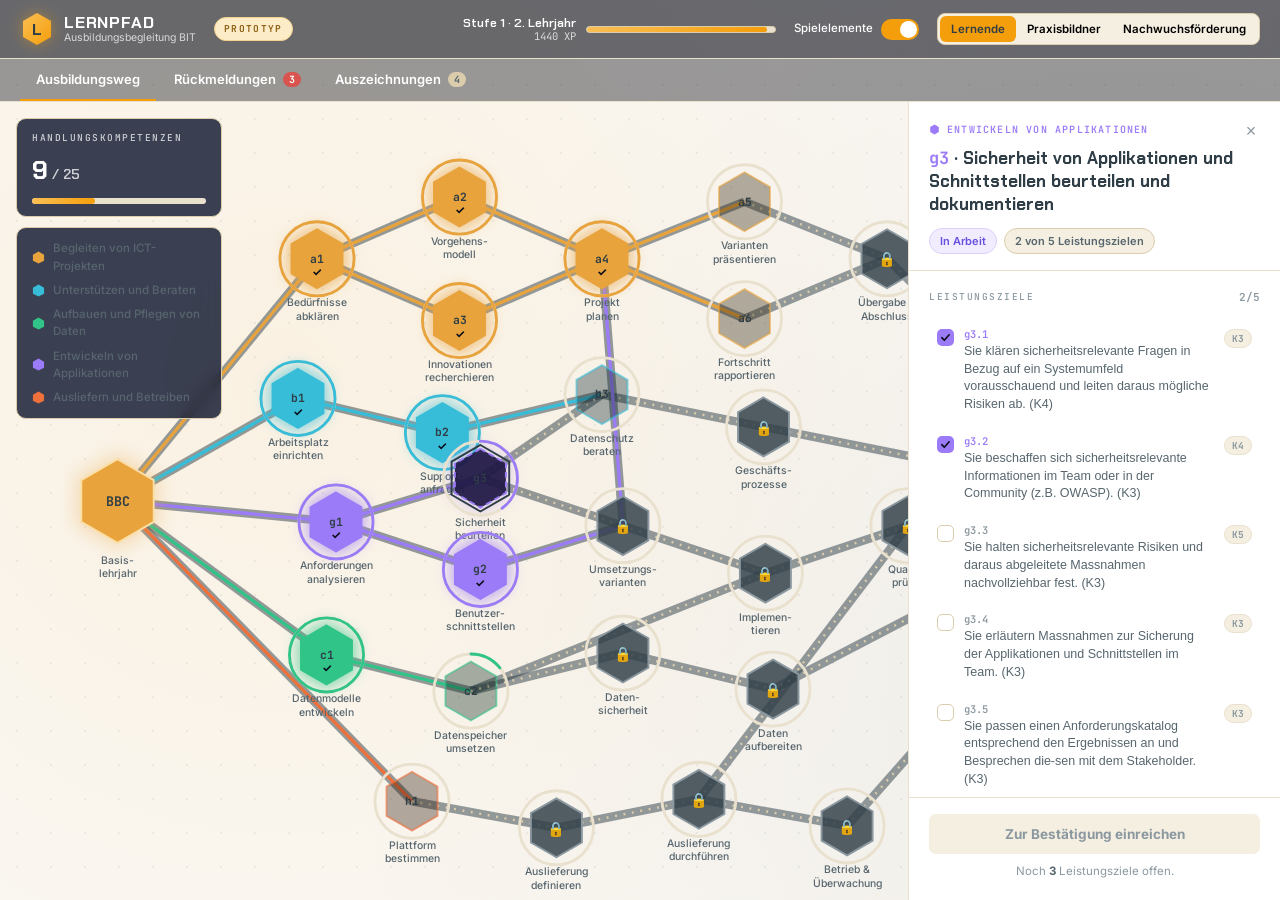
<file: prototype/index.html>
<!DOCTYPE html>
<html lang="de-CH">
<head>
<meta charset="UTF-8">
<meta name="viewport" content="width=device-width, initial-scale=1.0">
<title>Lernpfad — Ausbildungsbegleitung BIT</title>
<link rel="preconnect" href="https://fonts.googleapis.com">
<link rel="preconnect" href="https://fonts.gstatic.com" crossorigin>
<link href="https://fonts.googleapis.com/css2?family=Chakra+Petch:wght@600;700&family=Inter:wght@400;500;600;700&family=JetBrains+Mono:wght@500;700&display=swap" rel="stylesheet">
<style>
:root{
  --bg:#faf7f2; --bg-2:#F1EADA; --panel:#FFFFFF; --panel-2:#F5EFE1;
  --line:#E9E1CE; --line-2:#DBCDAC; --txt:#2f3e46; --txt-2:#57666E;
  --muted:#8B98A0; --dim:#C9BFA6; --ipa:#f59e0b; --alert:#D9534F;
  --violet:#f59e0b; --gold:#E8A33D; --cyan:#37BDD8; --green:#31C489; --orange:#F0703C;
  --done-plain:#57666E; --open-plain:#C7CFD3;
  --ease:cubic-bezier(.22,.7,.3,1);
}
*{box-sizing:border-box;}
html,body{height:100%;}
body{
  margin:0; background:var(--bg); color:var(--txt);
  font-family:'Inter',sans-serif; font-size:14px; line-height:1.5;
  overflow:hidden; -webkit-font-smoothing:antialiased;
}
#app{
  position:relative; width:100%; height:100vh; min-height:600px;
  display:flex; flex-direction:column;
  background-color:var(--bg);
  background-image:
    radial-gradient(circle at 22% 42%, rgba(245,158,11,.07) 0%, transparent 60%),
    radial-gradient(circle at 88% 78%, rgba(47,62,70,.05) 0%, transparent 60%),
    radial-gradient(circle, rgba(47,62,70,.07) 1px, transparent 1.4px);
  background-size: auto, auto, 34px 34px;
}
.eyebrow{
  font-family:'JetBrains Mono',monospace; font-size:9.5px; letter-spacing:.16em;
  text-transform:uppercase; color:var(--muted); font-weight:500;
}
.mono{font-family:'JetBrains Mono',monospace;}
.display{font-family:'Chakra Petch',sans-serif;}

/* ---------- Header ---------- */
header{
  display:flex; align-items:center; gap:18px; padding:12px 20px;
  border-bottom:1px solid var(--line); background:rgba(8,11,22,.6);
  backdrop-filter:blur(6px); flex-shrink:0; position:relative; z-index:30;
}
.wordmark{display:flex; align-items:center; gap:10px;}
.wordmark-badge{
  width:34px; height:34px; position:relative; display:flex; align-items:center; justify-content:center;
  filter:drop-shadow(0 0 8px rgba(245,158,11,.45));
}
.wordmark-badge svg{width:100%; height:100%;}
.wordmark-text{display:flex; flex-direction:column; line-height:1.1;}
.wordmark-text .name{
  font-family:'Chakra Petch',sans-serif; font-weight:700; font-size:16.5px;
  letter-spacing:.05em; color:#fff;
}
.wordmark-text .sub{font-size:10.5px; color:#fff; opacity:.75;}
.chip-prototyp{
  font-family:'JetBrains Mono',monospace; font-size:9.5px; letter-spacing:.14em;
  text-transform:uppercase; color:#8A5A0C; background:#FDECC8;
  border:1px solid #F3D28C; padding:4px 9px; border-radius:20px; font-weight:600;
  flex-shrink:0;
}
.spacer{flex:1;}
.xp-block{display:flex; align-items:center; gap:10px; flex-shrink:0;}
.xp-text{display:flex; flex-direction:column; align-items:flex-end; line-height:1.15;}
.xp-level{font-family:'Chakra Petch',sans-serif; font-weight:600; font-size:12.5px; color:#fff;}
.xp-num{font-family:'JetBrains Mono',monospace; font-size:10.5px; color:#fff; opacity:.75;}
.xp-bar-track{width:190px; height:7px; border-radius:20px; background:var(--line); overflow:hidden; border:1px solid var(--line-2);}
.xp-bar-fill{height:100%; border-radius:20px; background:linear-gradient(90deg,#FBBF54,var(--violet)); transition:width .65s var(--ease);}

.toggle-block{display:flex; align-items:center; gap:8px; flex-shrink:0;}
.toggle-label{font-size:11.5px; color:#fff; font-weight:500; white-space:nowrap;}
.switch{
  position:relative; width:38px; height:21px; border-radius:20px; background:var(--line-2);
  border:none; cursor:pointer; padding:0; transition:background .18s var(--ease); flex-shrink:0;
}
.switch::after{
  content:''; position:absolute; top:2px; left:2px; width:17px; height:17px; border-radius:50%;
  background:var(--txt-2); transition:transform .18s var(--ease), background .18s var(--ease);
}
.switch.on{background:var(--violet);}
.switch.on::after{transform:translateX(17px); background:#fff;}
.switch:focus-visible{outline:2px solid var(--violet); outline-offset:2px;}

.role-switch{display:flex; background:var(--panel-2); border:1px solid var(--line-2); border-radius:8px; padding:2px; flex-shrink:0;}
.role-btn{
  font-family:'Inter',sans-serif; font-weight:600; font-size:11.5px; color:#000;
  background:none; border:none; padding:6px 11px; border-radius:6px; cursor:pointer;
  transition:background .16s var(--ease), color .16s var(--ease); white-space:nowrap;
}
.role-btn.active{background:var(--violet); color:#2f3e46;}
.role-btn:focus-visible{outline:2px solid var(--violet); outline-offset:1px;}
.role-btn:not(.active):hover{color:#000; opacity:.7;}

/* ---------- Tabs ---------- */
nav.tabs{
  display:flex; gap:2px; padding:0 20px; border-bottom:1px solid var(--line);
  background:rgba(8,11,22,.4); flex-shrink:0; position:relative; z-index:20;
}
.tab-btn{
  font-family:'Inter',sans-serif; font-weight:600; font-size:13px; color:#fff;
  background:none; border:none; border-bottom:2px solid transparent; padding:12px 16px;
  cursor:pointer; display:flex; align-items:center; gap:7px; transition:color .16s var(--ease), border-color .16s var(--ease);
}
.tab-btn:hover{color:#fff; opacity:.85;}
.tab-btn.active{color:#fff; border-bottom-color:var(--violet);}
.tab-btn:focus-visible{outline:2px solid var(--violet); outline-offset:-2px;}
.tab-count{
  font-family:'JetBrains Mono',monospace; font-size:10px; font-weight:700;
  background:var(--line-2); color:var(--txt-2); padding:1px 6px; border-radius:20px; min-width:16px; text-align:center;
}
.tab-count.hot{background:var(--alert); color:#fff;}

/* ---------- Main area ---------- */
main{flex:1; position:relative; overflow:hidden;}
.view{position:absolute; inset:0; display:none; overflow:auto;}
.view.active{display:block;}

/* ---------- Tree view ---------- */
#view-tree.active{display:flex;}
#view-tree{overflow:hidden;}
.tree-canvas{flex:1; position:relative; overflow:hidden; cursor:grab;}
.tree-canvas.dragging{cursor:grabbing;}
#tree-svg{width:100%; height:100%; display:block; touch-action:none;}
.tree-canvas:focus-visible{outline:none;}

.overlay-stack{position:absolute; top:16px; left:16px; display:flex; flex-direction:column; gap:10px; z-index:5; pointer-events:none;}
.overlay-card{
  pointer-events:auto; background:rgba(17,24,48,.82); backdrop-filter:blur(8px);
  border:1px solid var(--line-2); border-radius:10px; padding:12px 15px; width:206px;
}
.progress-card .eyebrow{margin-bottom:6px; color:#fff; opacity:.75;}
.progress-num-row{display:flex; align-items:baseline; gap:4px; margin-bottom:8px;}
.progress-num{font-family:'Chakra Petch',sans-serif; font-weight:700; font-size:26px; color:#fff;}
.progress-den{font-family:'Chakra Petch',sans-serif; font-weight:600; font-size:14px; color:#fff; opacity:.75;}
.progress-track{height:6px; border-radius:20px; background:var(--line); overflow:hidden;}
.progress-fill{height:100%; background:linear-gradient(90deg,#FBBF54,var(--violet)); border-radius:20px; transition:width .65s var(--ease);}

.legend-card{display:flex; flex-direction:column; gap:7px;}
.legend-row{display:flex; align-items:center; gap:8px; font-size:11.5px; color:var(--txt-2); font-weight:500;}
.legend-hex{width:13px; height:13px; flex-shrink:0;}

.zoom-controls{position:absolute; bottom:16px; right:16px; display:flex; flex-direction:column; gap:6px; z-index:5;}
.zoom-btn{
  width:34px; height:34px; border-radius:8px; background:var(--panel); border:1px solid var(--line-2);
  color:var(--txt-2); font-size:16px; cursor:pointer; display:flex; align-items:center; justify-content:center;
  transition:background .16s var(--ease), color .16s var(--ease);
}
.zoom-btn:hover{background:var(--panel-2); color:var(--txt);}
.zoom-btn:focus-visible{outline:2px solid var(--violet); outline-offset:2px;}

.locked-toast{
  position:absolute; left:50%; top:20px; transform:translateX(-50%);
  background:var(--panel); border:1px solid var(--line-2); border-left:3px solid var(--alert);
  border-radius:8px; padding:10px 16px; z-index:15; max-width:340px;
  animation:lockedIn .22s var(--ease);
}
@keyframes lockedIn{from{opacity:0; transform:translate(-50%,-6px);} to{opacity:1; transform:translate(-50%,0);}}
.locked-toast .title{font-family:'Chakra Petch',sans-serif; font-weight:700; font-size:12.5px; color:var(--alert); margin-bottom:2px;}
.locked-toast .text{font-size:12px; color:var(--txt-2);}

/* SVG node styling */
.node{cursor:pointer;}
.node:focus-visible .hex-main{stroke:var(--violet); stroke-width:3;}
.node.locked{cursor:not-allowed;}
.node .hex-main{transition:stroke .18s var(--ease), stroke-width .18s var(--ease), fill-opacity .18s var(--ease);}
.node .glow{transition:opacity .25s var(--ease);}
.node .ring-fill{transition:stroke-dashoffset .5s var(--ease);}
.node .code-text{font-family:'JetBrains Mono',monospace; font-weight:700; fill:var(--txt); pointer-events:none;}
.node .lock-icon{font-size:15px; pointer-events:none;}
.node .label-text{font-family:'Inter',sans-serif; font-weight:500; fill:var(--txt-2); pointer-events:none;}
.node.hover .hex-main{stroke:var(--txt); stroke-opacity:.55;}

.edge-case{fill:none; stroke:var(--txt); stroke-opacity:.5;}
.edge-line{fill:none; transition:stroke .25s var(--ease);}

@keyframes unlockPulse{
  0%,100%{stroke-width:2;} 50%{stroke-width:5;}
}
.node.just-unlocked .hex-main{animation:unlockPulse 1.6s var(--ease) 2;}
@keyframes breathe{
  0%,100%{stroke-opacity:.6;} 50%{stroke-opacity:1;}
}
.node.active .hex-main{animation:breathe 2.8s ease-in-out infinite;}

/* plain mode: strip color */
.plain .node .glow{opacity:0 !important;}
.plain .node.done .hex-main{fill:var(--panel-2) !important; stroke:var(--done-plain) !important;}
.plain .node.done .ring-fill{stroke:var(--done-plain) !important;}
.plain .node.active .hex-main, .plain .node.pending .hex-main{stroke:var(--done-plain) !important;}
.plain .node.active .ring-fill, .plain .node.pending .ring-fill{stroke:var(--done-plain) !important;}
.plain .node.open .hex-main{stroke:var(--open-plain) !important;}
.plain .edge-line{stroke:var(--open-plain) !important;}
.plain .edge-line.live{stroke:var(--done-plain) !important;}
.plain .node.sel .hex-main{stroke:var(--txt) !important;}

/* ---------- Detail panel ---------- */
.detail-panel{
  position:absolute; top:0; right:0; bottom:0; width:372px; max-width:92vw;
  background:var(--panel); border-left:1px solid var(--line);
  transform:translateX(100%); transition:transform .34s var(--ease);
  display:flex; flex-direction:column; z-index:10; overflow:hidden;
}
.detail-panel.open{transform:translateX(0);}
.detail-empty{flex:1; display:flex; flex-direction:column; align-items:center; justify-content:center; gap:14px; padding:30px; text-align:center;}
.detail-empty .empty-hex{width:52px; height:52px; opacity:.35;}
.detail-empty p{color:var(--muted); font-size:13px; max-width:220px; margin:0;}

.panel-scroll{flex:1; overflow-y:auto;}
.panel-head{padding:20px 20px 16px; border-bottom:1px solid var(--line); position:relative;}
.panel-close{
  position:absolute; top:16px; right:16px; width:26px; height:26px; border-radius:6px;
  background:none; border:none; color:var(--muted); font-size:18px; cursor:pointer;
  display:flex; align-items:center; justify-content:center; line-height:1;
}
.panel-close:hover{background:var(--line); color:var(--txt);}
.panel-close:focus-visible{outline:2px solid var(--violet);}
.panel-area-row{display:flex; align-items:center; gap:7px; margin-bottom:10px;}
.panel-area-hex{width:11px; height:11px;}
.panel-area-name{font-family:'JetBrains Mono',monospace; font-size:10px; letter-spacing:.12em; text-transform:uppercase; font-weight:600;}
.panel-title{font-family:'Chakra Petch',sans-serif; font-weight:700; font-size:17px; line-height:1.35; margin:0 0 12px; padding-right:26px;}
.panel-title .code{font-family:'JetBrains Mono',monospace;}
.panel-chips{display:flex; gap:7px; flex-wrap:wrap;}
.chip{
  font-size:11px; font-weight:600; padding:4px 10px; border-radius:20px;
  background:var(--panel-2); border:1px solid var(--line-2); color:var(--txt-2);
}
.chip.status-done{color:#1E7A4C; border-color:#BFE7D0; background:#E6F6ED;}
.chip.status-active{color:#6B4FE0; border-color:#DCD0FA; background:#F1ECFF;}
.chip.status-pending{color:#92650A; border-color:#F5DFAE; background:#FFF3DC;}
.chip.status-open{color:var(--txt-2);}

.panel-body{padding:18px 20px;}
.section-head{display:flex; align-items:center; justify-content:space-between; margin-bottom:12px;}
.section-head .eyebrow{margin:0;}
.section-count{font-family:'JetBrains Mono',monospace; font-size:11px; color:var(--muted); font-weight:600;}

.lz-list{display:flex; flex-direction:column; gap:2px; margin-bottom:18px;}
.lz-item{
  display:flex; align-items:flex-start; gap:10px; text-align:left; width:100%;
  background:none; border:none; border-radius:8px; padding:9px 8px; cursor:pointer;
  transition:background .15s var(--ease);
}
.lz-item:hover:not(:disabled){background:var(--panel-2);}
.lz-item:disabled{cursor:default;}
.lz-item:focus-visible{outline:2px solid var(--violet); outline-offset:-2px;}
.lz-box{
  width:17px; height:17px; border-radius:5px; border:1.5px solid var(--line-2); flex-shrink:0; margin-top:2px;
  display:flex; align-items:center; justify-content:center; transition:background .15s var(--ease), border-color .15s var(--ease);
}
.lz-box.checked{border-color:transparent;}
.lz-box svg{width:11px; height:11px; opacity:0; transition:opacity .1s;}
.lz-box.checked svg{opacity:1;}
.lz-main{flex:1; min-width:0;}
.lz-code{font-family:'JetBrains Mono',monospace; font-size:10.5px; color:var(--muted); display:block; margin-bottom:2px; font-weight:600;}
.lz-code.checked{color:var(--nc, var(--violet));}
.lz-text{font-size:12.5px; color:var(--txt-2); line-height:1.42;}
.lz-item:disabled .lz-text{color:var(--txt-2);}
.lz-tax{
  flex-shrink:0; font-family:'JetBrains Mono',monospace; font-size:9.5px; font-weight:700;
  color:var(--muted); background:var(--panel-2); border:1px solid var(--line); border-radius:20px;
  padding:2px 7px; margin-top:2px; align-self:flex-start;
}

.fb-mini{display:flex; flex-direction:column; gap:8px; margin-bottom:18px;}
.fb-mini-card{background:var(--panel-2); border:1px solid var(--line); border-radius:8px; padding:10px 12px;}
.fb-mini-top{display:flex; align-items:center; gap:8px; margin-bottom:5px; flex-wrap:wrap;}
.fb-date{font-family:'JetBrains Mono',monospace; font-size:10.5px; color:var(--muted);}
.fb-person{font-size:11.5px; font-weight:600; color:var(--txt);}
.fb-art-chip{font-size:10px; font-weight:700; padding:2px 8px; border-radius:20px;}
.fb-art-chip.anerkennung{background:#E6F6ED; color:#1E7A4C;}
.fb-art-chip.entwicklungsimpuls{background:#F1ECFF; color:#6B4FE0;}
.fb-mini-text{font-size:12px; color:var(--txt-2); line-height:1.45; margin:0;}

.panel-foot{padding:16px 20px 20px; border-top:1px solid var(--line); margin-top:auto;}
.btn-primary{
  width:100%; padding:12px 16px; border-radius:7px; border:none; cursor:pointer;
  font-family:'Inter',sans-serif; font-weight:700; font-size:13.5px; color:#2f3e46;
  background:linear-gradient(135deg,#FBBF54,var(--violet)); transition:filter .16s var(--ease), transform .1s var(--ease);
}
.btn-primary:hover:not(:disabled){filter:brightness(1.05);}
.btn-primary:active:not(:disabled){transform:scale(.98);}
.btn-primary:disabled{background:var(--panel-2); color:var(--muted); cursor:default;}
.btn-primary:focus-visible{outline:2px solid var(--txt); outline-offset:2px;}
.foot-hint{font-size:11.5px; color:var(--muted); margin:9px 0 0; line-height:1.5; text-align:center;}
.foot-hint b{color:var(--txt-2); font-weight:700;}
.readonly-hint{font-size:12px; color:var(--muted); text-align:center; padding:8px 0;}

/* ---------- Feedback / Badges / Cockpit views ---------- */
.view-inner{max-width:920px; margin:0 auto; padding:32px 28px 60px;}
.view-header h1{font-family:'Chakra Petch',sans-serif; font-weight:700; font-size:24px; margin:0 0 6px;}
.view-header p.lead{color:var(--txt-2); font-size:13.5px; max-width:560px; margin:0 0 22px; line-height:1.55;}

.plain-banner{
  display:flex; align-items:center; gap:10px; background:var(--panel-2); border:1px solid var(--line-2);
  border-radius:8px; padding:11px 15px; margin-bottom:22px; font-size:12.5px; color:var(--txt-2);
}
.plain-banner b{color:var(--txt);}

.fb-cards{display:flex; flex-direction:column; gap:14px;}
.fb-card{background:var(--panel); border:1px solid var(--line); border-radius:10px; padding:18px 20px; position:relative;}
.fb-card.unread{border-color:var(--violet);}
.fb-top{display:flex; align-items:center; gap:10px; flex-wrap:wrap; margin-bottom:12px;}
.fb-new{font-family:'JetBrains Mono',monospace; font-size:9.5px; font-weight:700; letter-spacing:.1em; color:#fff; background:var(--violet); padding:2px 8px; border-radius:20px;}
.fb-comp-chip{font-family:'JetBrains Mono',monospace; font-size:11px; font-weight:700; padding:3px 9px; border-radius:20px; background:var(--panel-2); border:1px solid var(--line-2);}
.fb-dl{display:flex; flex-direction:column; gap:11px; margin:0 0 14px;}
.fb-dl dt{font-family:'JetBrains Mono',monospace; font-size:10px; letter-spacing:.1em; text-transform:uppercase; color:var(--muted); margin-bottom:3px; font-weight:600;}
.fb-dl dd{margin:0; font-size:13px; color:var(--txt-2); line-height:1.55;}
.btn-secondary{
  padding:8px 14px; border-radius:7px; border:1px solid var(--line-2); background:var(--panel-2);
  color:var(--txt); font-weight:600; font-size:12px; cursor:pointer; font-family:'Inter',sans-serif;
}
.btn-secondary:hover{background:var(--line-2);}
.btn-secondary.read{color:var(--muted); cursor:default;}
.btn-secondary:focus-visible{outline:2px solid var(--violet); outline-offset:2px;}

.badge-grid{display:grid; grid-template-columns:repeat(auto-fill,minmax(196px,1fr)); gap:16px;}
.badge-card{
  position:relative; background:var(--panel); border:1px solid var(--line); border-radius:10px;
  padding:20px 16px 16px; text-align:center; overflow:hidden;
}
.badge-card.earned{border-color:var(--bc,var(--gold));}
.badge-card.earned::before{
  content:''; position:absolute; inset:0; background:radial-gradient(circle at 50% 0%, color-mix(in srgb, var(--bc,var(--gold)) 18%, transparent), transparent 70%);
}
.badge-card.grade{border-style:dashed;}
.rarity-chip{
  position:absolute; top:10px; right:10px; font-family:'JetBrains Mono',monospace; font-size:9px; font-weight:700;
  letter-spacing:.08em; text-transform:uppercase; padding:2px 7px; border-radius:20px; color:var(--bc,var(--muted));
  background:var(--panel-2); border:1px solid var(--line-2);
}
.medal{
  width:64px; height:64px; margin:6px auto 12px; position:relative; filter:drop-shadow(0 4px 10px rgba(0,0,0,.4));
}
.badge-card:not(.earned) .medal{opacity:.5;}
.medal-emoji{font-size:26px; position:absolute; top:50%; left:50%; transform:translate(-50%,-50%);}
.badge-card:not(.earned) .medal-emoji{filter:grayscale(1) opacity(.35);}
.badge-title{font-family:'Chakra Petch',sans-serif; font-weight:700; font-size:13.5px; margin:0 0 6px; position:relative;}
.badge-card:not(.earned) .badge-title{color:var(--muted);}
.badge-desc{font-size:11.5px; color:var(--txt-2); line-height:1.45; margin:0 0 10px; position:relative;}
.badge-card:not(.earned) .badge-desc{color:var(--muted);}
.badge-status{font-family:'JetBrains Mono',monospace; font-size:9.5px; letter-spacing:.1em; text-transform:uppercase; color:var(--muted); position:relative;}
.badge-card.earned .badge-status{color:var(--bc,var(--gold)); font-weight:700;}

/* ---------- Cockpit ---------- */
.kpi-row{display:grid; grid-template-columns:repeat(4,1fr); gap:14px; margin-bottom:26px;}
.kpi-card{background:var(--panel); border:1px solid var(--line); border-radius:10px; padding:16px 18px;}
.kpi-card.alert{border-color:var(--alert);}
.kpi-num{font-family:'Chakra Petch',sans-serif; font-weight:700; font-size:26px; margin-bottom:3px;}
.kpi-card.alert .kpi-num{color:var(--alert);}
.kpi-label{font-size:12px; font-weight:600; color:var(--txt);}
.kpi-sub{font-size:11px; color:var(--muted); margin-top:2px;}

.cockpit-grid{display:grid; grid-template-columns:1.6fr 1fr; gap:20px; align-items:start;}
.cockpit-table-card{background:var(--panel); border:1px solid var(--line); border-radius:10px; padding:18px 20px; overflow-x:auto;}
.cockpit-table-card h2{font-family:'Chakra Petch',sans-serif; font-size:14px; margin:0 0 14px;}
table.roster{width:100%; border-collapse:collapse; font-size:12.5px;}
table.roster th{text-align:left; font-family:'JetBrains Mono',monospace; font-size:10px; letter-spacing:.08em; text-transform:uppercase; color:var(--muted); font-weight:600; padding:0 10px 10px 0; border-bottom:1px solid var(--line);}
table.roster td{padding:11px 10px 11px 0; border-bottom:1px solid var(--line); vertical-align:middle;}
table.roster tr.flag td:first-child{position:relative;}
.roster-person{display:flex; align-items:center; gap:10px;}
.initials{width:32px; height:32px; border-radius:8px; display:flex; align-items:center; justify-content:center; font-family:'Chakra Petch',sans-serif; font-weight:700; font-size:12px; color:#0A0E1C; flex-shrink:0;}
.person-meta{line-height:1.3;}
.person-name{font-weight:600; color:var(--txt); display:flex; align-items:center; gap:6px;}
.flag-dot{width:7px; height:7px; border-radius:50%; background:var(--alert); flex-shrink:0;}
.person-role{font-size:11px; color:var(--muted);}
.roster-progress{display:flex; align-items:center; gap:8px;}
.rp-track{width:70px; height:6px; border-radius:20px; background:var(--line); overflow:hidden;}
.rp-fill{height:100%; border-radius:20px;}
.rp-pct{font-family:'JetBrains Mono',monospace; font-size:11px; color:var(--txt-2); width:34px;}
.last-fb{color:var(--txt-2); font-size:12px;}

.rules-card{background:var(--panel); border:1px solid var(--line); border-radius:10px; padding:18px 20px;}
.rules-card h2{font-family:'Chakra Petch',sans-serif; font-size:14px; margin:0 0 6px;}
.rule-row{display:flex; align-items:flex-start; justify-content:space-between; gap:12px; padding:13px 0; border-bottom:1px solid var(--line);}
.rule-row:last-child{border-bottom:none;}
.rule-text{flex:1;}
.rule-title{font-weight:600; font-size:12.5px; color:var(--txt); margin-bottom:3px;}
.rule-desc{font-size:11.5px; color:var(--muted); line-height:1.4;}

/* ---------- Toasts ---------- */
.toast-stack{position:fixed; bottom:20px; right:20px; display:flex; flex-direction:column; gap:10px; z-index:100; width:320px; max-width:88vw;}
.toast{
  display:flex; align-items:center; gap:12px; background:var(--panel); border:1px solid var(--line-2);
  border-radius:10px; padding:12px 14px; box-shadow:0 10px 30px rgba(0,0,0,.4);
  animation:toastIn .28s var(--ease); transition:opacity .3s var(--ease), transform .3s var(--ease);
}
.toast.badge{border-color:var(--gold); box-shadow:0 10px 30px rgba(232,163,61,.15);}
.toast.leaving{opacity:0; transform:translateX(20px);}
@keyframes toastIn{from{opacity:0; transform:translateX(24px);} to{opacity:1; transform:translateX(0);}}
.toast-icon{width:36px; height:36px; flex-shrink:0; position:relative; display:flex; align-items:center; justify-content:center;}
.toast-icon svg{width:100%; height:100%; position:absolute;}
.toast-icon span{position:relative; font-size:16px;}
.toast-body .eyebrow{margin-bottom:2px;}
.toast-title{font-family:'Chakra Petch',sans-serif; font-weight:700; font-size:12.5px; line-height:1.3;}

/* ---------- Modal ---------- */
.modal-overlay{
  position:fixed; inset:0; background:rgba(4,6,14,.72); backdrop-filter:blur(3px);
  display:flex; align-items:center; justify-content:center; z-index:200; padding:20px;
  opacity:0; pointer-events:none; transition:opacity .2s var(--ease);
}
.modal-overlay.open{opacity:1; pointer-events:auto;}
.modal{
  background:var(--panel); border:1px solid var(--line-2); border-radius:12px; width:480px; max-width:100%;
  max-height:88vh; overflow-y:auto; transform:translateY(12px); transition:transform .22s var(--ease);
}
.modal-overlay.open .modal{transform:translateY(0);}
.modal-head{padding:22px 24px 16px; border-bottom:1px solid var(--line);}
.modal-title{font-family:'Chakra Petch',sans-serif; font-weight:700; font-size:18px; margin:8px 0 4px;}
.modal-sub{font-size:12.5px; color:var(--txt-2); margin:0;}
.modal-body{padding:20px 24px;}
.field{margin-bottom:16px;}
.field label{display:block; font-size:12.5px; font-weight:600; color:var(--txt); margin-bottom:7px;}
.field label .req{color:var(--alert);}
.field textarea{
  width:100%; min-height:64px; resize:vertical; background:var(--bg-2); border:1.5px solid var(--line-2);
  border-radius:7px; padding:10px 12px; color:var(--txt); font-family:'Inter',sans-serif; font-size:13px;
  transition:border-color .16s var(--ease);
}
.field textarea::placeholder{color:var(--muted);}
.field textarea:focus{outline:none; border-color:var(--violet);}
.field.error textarea{border-color:var(--alert);}
.field-error{color:var(--alert); font-size:11.5px; margin-top:6px; display:none;}
.field.error .field-error{display:block;}
.art-toggle{display:flex; gap:8px;}
.art-btn{
  flex:1; padding:10px 12px; border-radius:7px; border:1.5px solid var(--line-2); background:var(--bg-2);
  color:var(--txt-2); font-weight:600; font-size:12.5px; cursor:pointer; font-family:'Inter',sans-serif;
  transition:border-color .16s var(--ease), color .16s var(--ease), background .16s var(--ease);
}
.art-btn.sel{border-color:var(--violet); color:#8A5A0C; background:#FDECC8;}
.art-btn:focus-visible{outline:2px solid var(--violet); outline-offset:2px;}
.modal-foot{padding:16px 24px 22px; display:flex; gap:10px; justify-content:flex-end; border-top:1px solid var(--line);}
.btn-ghost{
  padding:11px 18px; border-radius:7px; border:1px solid var(--line-2); background:none; color:var(--txt-2);
  font-weight:600; font-size:13px; cursor:pointer; font-family:'Inter',sans-serif;
}
.btn-ghost:hover{background:var(--panel-2); color:var(--txt);}
.btn-ghost:focus-visible{outline:2px solid var(--violet); outline-offset:2px;}
.modal .btn-primary{width:auto; padding:11px 18px;}

/* ---------- Responsive ---------- */
@media (max-width:999px){
  .detail-panel{position:fixed; top:auto; bottom:0; right:0; left:0; width:auto; max-width:none; height:70vh;
    transform:translateY(100%); border-left:none; border-top:1px solid var(--line); border-radius:16px 16px 0 0;}
  .detail-panel.open{transform:translateY(0);}
  .overlay-card{width:170px;}
  .kpi-row{grid-template-columns:repeat(2,1fr);}
  .cockpit-grid{grid-template-columns:1fr;}
  .xp-block{display:none;}
}
@media (max-width:640px){
  header{gap:10px; padding:10px 12px; flex-wrap:wrap;}
  .toggle-label{display:none;}
  .role-btn{padding:6px 8px; font-size:10.5px;}
  nav.tabs{padding:0 8px; overflow-x:auto;}
  .view-inner{padding:20px 16px 50px;}
}

@media (prefers-reduced-motion:reduce){
  *{animation-duration:.01ms !important; transition-duration:.01ms !important;}
}

::-webkit-scrollbar{width:9px; height:9px;}
::-webkit-scrollbar-track{background:transparent;}
::-webkit-scrollbar-thumb{background:var(--line-2); border-radius:20px;}

</style>
</head>
<body>
<div id="app">

  <header>
    <div class="wordmark">
      <div class="wordmark-badge">
        <svg viewBox="0 0 34 34"><defs><linearGradient id="wm-grad" x1="0" y1="0" x2="1" y2="1"><stop offset="0" stop-color="#FBBF54"/><stop offset="1" stop-color="#f59e0b"/></linearGradient></defs>
        <polygon points="17,1 31,9 31,25 17,33 3,25 3,9" fill="url(#wm-grad)"/>
        <text x="17" y="23" text-anchor="middle" font-family="'Chakra Petch',sans-serif" font-weight="700" font-size="16" fill="#2f3e46">L</text></svg>
      </div>
      <div class="wordmark-text">
        <span class="name">LERNPFAD</span>
        <span class="sub">Ausbildungsbegleitung BIT</span>
      </div>
    </div>
    <span class="chip-prototyp">PROTOTYP</span>
    <div class="spacer"></div>
    <div class="xp-block">
      <div class="xp-text">
        <span class="xp-level" id="xp-level">Stufe 1 · 2. Lehrjahr</span>
        <span class="xp-num mono" id="xp-num">0 XP</span>
      </div>
      <div class="xp-bar-track"><div class="xp-bar-fill" id="xp-bar-fill" style="width:0%"></div></div>
    </div>
    <div class="toggle-block">
      <span class="toggle-label">Spielelemente</span>
      <button class="switch on" id="game-switch" role="switch" aria-checked="true" aria-label="Spielelemente umschalten"></button>
    </div>
    <div class="role-switch">
      <button class="role-btn active" data-role="lernende">Lernende</button>
      <button class="role-btn" data-role="praxis">Praxisbildner</button>
      <button class="role-btn" data-role="hr">Nachwuchsförderung</button>
    </div>
  </header>

  <nav class="tabs" id="tabs"></nav>

  <main>
    <div class="view" id="view-tree">
      <div class="tree-canvas" id="tree-canvas">
        <svg id="tree-svg" viewBox="0 0 1320 840" preserveAspectRatio="xMidYMid meet">
          <g id="viewport"></g>
        </svg>

        <div class="overlay-stack">
          <div class="overlay-card progress-card">
            <div class="eyebrow">HANDLUNGSKOMPETENZEN</div>
            <div class="progress-num-row"><span class="progress-num" id="progress-num">0</span><span class="progress-den">/ 25</span></div>
            <div class="progress-track"><div class="progress-fill" id="progress-fill" style="width:0%"></div></div>
          </div>
          <div class="overlay-card legend-card">
            <div class="legend-row"><svg class="legend-hex" viewBox="0 0 14 14"><polygon points="7,0.5 13,4 13,10.5 7,13.5 1,10.5 1,4" fill="#E8A33D"/></svg>Begleiten von ICT-Projekten</div>
            <div class="legend-row"><svg class="legend-hex" viewBox="0 0 14 14"><polygon points="7,0.5 13,4 13,10.5 7,13.5 1,10.5 1,4" fill="#37BDD8"/></svg>Unterstützen und Beraten</div>
            <div class="legend-row"><svg class="legend-hex" viewBox="0 0 14 14"><polygon points="7,0.5 13,4 13,10.5 7,13.5 1,10.5 1,4" fill="#31C489"/></svg>Aufbauen und Pflegen von Daten</div>
            <div class="legend-row"><svg class="legend-hex" viewBox="0 0 14 14"><polygon points="7,0.5 13,4 13,10.5 7,13.5 1,10.5 1,4" fill="#9B7BF7"/></svg>Entwickeln von Applikationen</div>
            <div class="legend-row"><svg class="legend-hex" viewBox="0 0 14 14"><polygon points="7,0.5 13,4 13,10.5 7,13.5 1,10.5 1,4" fill="#F0703C"/></svg>Ausliefern und Betreiben</div>
          </div>
        </div>

        <div id="locked-toast-host"></div>

        <div class="zoom-controls">
          <button class="zoom-btn" id="zoom-out" aria-label="Verkleinern">−</button>
          <button class="zoom-btn" id="zoom-reset" aria-label="Ansicht zurücksetzen">⌂</button>
          <button class="zoom-btn" id="zoom-in" aria-label="Vergrössern">+</button>
        </div>
      </div>

      <div class="detail-panel open" id="detail-panel"></div>
    </div>

    <div class="view" id="view-feedback"></div>
    <div class="view" id="view-badges"></div>
    <div class="view" id="view-cockpit"></div>
  </main>

</div>

<div class="toast-stack" id="toast-stack"></div>
<div class="modal-overlay" id="modal-overlay"></div>

<script>
const AREAS = {
  a:{name:"Begleiten von ICT-Projekten", color:"#E8A33D", dark:"#2A1F08"},
  b:{name:"Unterstützen und Beraten", color:"#37BDD8", dark:"#07222A"},
  c:{name:"Aufbauen und Pflegen von Daten", color:"#31C489", dark:"#082418"},
  g:{name:"Entwickeln von Applikationen", color:"#9B7BF7", dark:"#1B1440"},
  h:{name:"Ausliefern und Betreiben", color:"#F0703C", dark:"#2A1408"}
};

const NODES = {
  a1:{x:320,y:165,label:"Bedürfnisse\nabklären",dep:["root"]},
  a2:{x:470,y:100,label:"Vorgehens-\nmodell",dep:["a1"]},
  a3:{x:470,y:230,label:"Innovationen\nrecherchieren",dep:["a1"]},
  a4:{x:620,y:165,label:"Projekt\nplanen",dep:["a2","a3"]},
  a5:{x:770,y:105,label:"Varianten\npräsentieren",dep:["a4"]},
  a6:{x:770,y:228,label:"Fortschritt\nrapportieren",dep:["a4"]},
  a7:{x:920,y:165,label:"Übergabe &\nAbschluss",dep:["a5","a6"]},
  b1:{x:300,y:312,label:"Arbeitsplatz\neinrichten",dep:["root"]},
  b2:{x:452,y:348,label:"Support-\nanfragen",dep:["b1"]},
  b3:{x:620,y:308,label:"Datenschutz\nberaten",dep:["b2"]},
  b4:{x:790,y:342,label:"Geschäfts-\nprozesse",dep:["b3"]},
  g1:{x:340,y:442,label:"Anforderungen\nanalysieren",dep:["root"]},
  g3:{x:492,y:396,label:"Sicherheit\nbeurteilen",dep:["g1","b3"]},
  g2:{x:492,y:492,label:"Benutzer-\nschnittstellen",dep:["g1"]},
  g4:{x:642,y:446,label:"Umsetzungs-\nvarianten",dep:["g2","g3","a4"]},
  g5:{x:792,y:496,label:"Implemen-\ntieren",dep:["g4","c2"]},
  g6:{x:942,y:446,label:"Qualität\nprüfen",dep:["g5"]},
  c1:{x:330,y:582,label:"Datenmodelle\nentwickeln",dep:["root"]},
  c2:{x:482,y:620,label:"Datenspeicher\numsetzen",dep:["c1"]},
  c3:{x:642,y:580,label:"Daten-\nsicherheit",dep:["c2"]},
  c4:{x:800,y:618,label:"Daten\naufbereiten",dep:["c3"]},
  h1:{x:420,y:736,label:"Plattform\nbestimmen",dep:["root"]},
  h2:{x:572,y:764,label:"Auslieferung\ndefinieren",dep:["h1"]},
  h3:{x:722,y:734,label:"Auslieferung\ndurchführen",dep:["h2","g6"]},
  h4:{x:878,y:762,label:"Betrieb &\nÜberwachung",dep:["h3"]}
};

const ROOT = {x:110,y:420,label:"Basis-\nlehrjahr",code:"BBC"};
const GOAL = {x:1180,y:420,label:"Individuelle\npraktische Arbeit",code:"IPA",
  dep:["a7","b4","g6","c4","h4"]};

let FEEDBACK = [
  {id:1,hk:"g2",date:"19.08.2026",art:"Entwicklungsimpuls",read:false,
    good:"Der Entwurf für die Benutzeroberfläche war technisch sauber durchdacht, besonders die Aufteilung in wiederverwendbare Komponenten.",
    better:"Die Barrierefreiheit kam noch zu kurz. Kontraste und Fokusreihenfolge sollten von Anfang an mitgedacht werden.",
    next:"Nimm dir für den nächsten Entwurf die Accessibility-Richtlinien der Bundesverwaltung als Checkliste."},
  {id:2,hk:"b2",date:"11.08.2026",art:"Anerkennung",read:false,
    good:"Du hast eine komplexe Supportanfrage eigenständig bis zur Lösung geführt und sie so dokumentiert, dass der Second Level sie direkt nutzen konnte.",
    better:"",
    next:"Bring den Fall in die nächste Teamrunde ein, davon haben die anderen etwas."},
  {id:3,hk:"c1",date:"02.07.2026",art:"Anerkennung",read:true,
    good:"Das Datenmodell war nach dem zweiten Durchgang vollständig normalisiert und gut nachvollziehbar dokumentiert.",
    better:"Beim ersten Entwurf fehlten die Testfälle für die Datenkorrektheit.",
    next:"Beim nächsten Modell die Testfälle direkt mitplanen, nicht nachträglich."}
];

const BADGES = [
  {id:"m1",title:"Erster Schritt",desc:"Erste Handlungskompetenz abgeschlossen",emoji:"🌱",tier:"Bronze",color:"#C98B45"},
  {id:"m2",title:"Grundlagen gelegt",desc:"Fünf Handlungskompetenzen abgeschlossen",emoji:"⚙️",tier:"Bronze",color:"#C98B45"},
  {id:"m3",title:"Lernjournal-Serie",desc:"Zwölf Wochen ohne Lücke dokumentiert",emoji:"📘",tier:"Silber",color:"#9FB3D9"},
  {id:"m4",title:"Basislehrjahr bestanden",desc:"Ausbildung im BBC abgeschlossen",emoji:"🎓",tier:"Silber",color:"#9FB3D9"},
  {id:"m5",title:"Applikationen I",desc:"Anforderungen, Schnittstellen und Sicherheit erarbeitet",emoji:"🧩",tier:"Gold",color:"#E8A33D"},
  {id:"m6",title:"Zweistellig",desc:"Zehn Handlungskompetenzen abgeschlossen",emoji:"🔟",tier:"Gold",color:"#E8A33D"},
  {id:"m7",title:"Datenprofi",desc:"Alle Kompetenzen im Bereich Daten abgeschlossen",emoji:"🗄️",tier:"Gold",color:"#E8A33D"},
  {id:"m8",title:"Projektbegleiter",desc:"Alle Kompetenzen im Bereich ICT-Projekte abgeschlossen",emoji:"🧭",tier:"Gold",color:"#E8A33D"},
  {id:"m9",title:"Bereit für die IPA",desc:"Alle 25 Handlungskompetenzen abgeschlossen",emoji:"🏆",tier:"Platin",color:"#7FE3C4"},
  {id:"m10",title:"Jahrgang 2026 «Phoenix»",desc:"Vom Jahrgang selbst gestaltet. Entwurf bis Ende Semester einreichen.",emoji:"🔥",tier:"Jahrgang",color:"#F0703C",grade:true}
];

const ROSTER = [
  {name:"Anna Meier",year:"3. Lehrjahr",role:"Applikationsentwicklung",progress:64,last:"vor 4 Tagen",color:"#9B7BF7",flag:false},
  {name:"Luca Bernasconi",year:"2. Lehrjahr",role:"Applikationsentwicklung",progress:36,last:"vor 6 Tagen",color:"#37BDD8",flag:false},
  {name:"Jana Keller",year:"4. Lehrjahr",role:"Plattformentwicklung",progress:88,last:"vor 2 Tagen",color:"#31C489",flag:false},
  {name:"Kevin Müller",year:"2. Lehrjahr",role:"Applikationsentwicklung",progress:31,last:"vor 34 Tagen",color:"#F0703C",flag:true},
  {name:"Sara Wyss",year:"1. Lehrjahr",role:"Basislehrjahr BBC",progress:12,last:"vor 9 Tagen",color:"#E8A33D",flag:false},
  {name:"Nils Frei",year:"3. Lehrjahr",role:"Mediamatik",progress:58,last:"vor 5 Tagen",color:"#9FB3D9",flag:false}
];

const RULES = [
  {title:"Keine Rückmeldung seit 30 Tagen",desc:"Meldung an Praxisbildende und Berufsbildung",on:true},
  {title:"Fortschritt unter Jahrgangsschnitt",desc:"Hinweis im Cockpit, keine Meldung an Lernende",on:true},
  {title:"Lernbericht überfällig",desc:"Erinnerung an Lernende, wöchentlich",on:true},
  {title:"Kompetenz seit 90 Tagen in Arbeit",desc:"Hinweis im Cockpit",on:false}
];

/* Hinweis zur Konsistenz: g4 hängt laut Abschnitt 6.2 von g2, g3 UND a4 ab.
   Damit der Durchstich (Abschnitt 8) beim Abschluss von g3 exakt eine
   Freischaltung (g4) auslöst, muss a4 zu diesem Zeitpunkt bereits
   abgeschlossen sein - sonst bliebe g4 trotz erfüllter g3 gesperrt.
   a4 wird daher hier zusätzlich als abgeschlossen geführt; c2 bleibt wie
   beschrieben nur angefangen (blockiert weiterhin g5, wie vorgesehen). */
const DONE_START = ["a1","a2","a3","a4","b1","b2","c1","g1","g2"];

</script>
<script>
const HK = {"a1":{"n":"Bedürfnisse von Stakeholdern im Rahmen eines ICT-Projekts abklären und dokumentieren","lz":[{"c":"a1.1","t":"Sie klären Projektziele und übergeordnete Parameter wie Kosten, Zeit, Qualität, Umfang, Verantwortlichkeiten und Methodik eines ICT-Projektes ab.","k":"K3"},{"c":"a1.2","t":"Sie wenden verschiedene Befragungstechniken und Beobachtungstechniken an (z.B. offene, geschlossene Fragen, Meeting, Workshop, Shadowing, Simulation der anzustrebenden Lösung in Form eines Zeitsprungs).","k":"K5"},{"c":"a1.3","t":"Sie analysieren den Systemkontext, nehmen eine System- und Kontextabgrenzung vor und identifizieren Schnittstellen.","k":"K4"},{"c":"a1.4","t":"Sie erarbeiten Lösungen zur Beseitigung möglicher Zielkonflikte.","k":"K5"},{"c":"a1.5","t":"Sie überführen die natürlich sprachige Definition (der Stakeholder) in eine modellbasierte Dokumentation mit eindeutigen, referenzierbaren Projektziele und -anforderungen.","k":"K5"},{"c":"a1.6","t":"Sie überprüfen die Projektziele und -anforderungen bezüglich Messbarkeit, Konsistenz, Vollständigkeit, Notwendigkeit, Korrektheit und Referenzierbarkeit.","k":"K4"},{"c":"a1.7","t":"Sie definieren die Eigenschaften für die Verwaltung der einzelnen Projektziele und -anforderungen (z.B. Versionierung, Identifikator zur Referenzierbarkeit, Beschreibung, Autor, Quelle, Kritikalität, Priorität).","k":"K3"}]},"a2":{"n":"Vorgehensmodell für ein ICT-Projekt bestimmen","lz":[{"c":"a2.1","t":"Sie analysieren die vom Auftraggeber gegebenen Konditionen und Parameter.","k":"K4"},{"c":"a2.2","t":"Sie wägen die Vor- und Nachteile von verschiedenen plangetriebenen resp. agilen (itera-tiven, inkrementellen) Vorgehensmodellen in Bezug auf ein ICT-Projekt ab und wählen ein passendes Modell.","k":"K4"},{"c":"a2.3","t":"Sie passen ein Vorgehensmodell projektspezifisch an (Process-Tailoring).","k":"K5"}]},"a3":{"n":"Informationen zu ICT-Lösungen und zu Innovationen recherchieren","lz":[{"c":"a3.1","t":"Sie suchen gezielt und systematisch nach Informationen aus digitalen und analogen Quellen.","k":"K4"},{"c":"a3.2","t":"Sie identifizieren verlässliche Quellen.","k":"K4"},{"c":"a3.3","t":"Sie vergleichen mehrere Varianten aus den Ergebnissen und bewerten sie.","k":"K3"},{"c":"a3.4","t":"Sie zeigen technische Potenziale und Risiken von Varianten auf.","k":"K3"},{"c":"a3.5","t":"Sie erstellen ein technisches Proof of Concept (PoC).","k":"K5"}]},"a4":{"n":"ICT-Projekte und daraus entstehende Aufgaben gemäss Vorgehensmodell planen","lz":[{"c":"a4.1","t":"Sie teilen eine Gesamtaufgabe in kleinere, besser einschätzbare und einer Ressource zu-teilbare Aktivitäten auf.","k":"K3"},{"c":"a4.2","t":"Sie identifizieren Aktivitäten nach Typ Aufwand oder Dauer.","k":"K4"},{"c":"a4.3","t":"Sie schätzen Aufwand, Dauer und Komplexitätsgrad von Aktivitäten ab.","k":"K4"},{"c":"a4.4","t":"Sie klären die sequenziellen Abhängigkeiten von Aktivitäten und definieren die zeitliche Reihenfolge.","k":"K4"},{"c":"a4.5","t":"Sie gruppieren und priorisieren Aktivitäten zur Erreichung eines Zwischenziels anhand von zeitlichen oder funktionellen Vorgaben.","k":"K3"}]},"a5":{"n":"Varianten für ICT-Lösungen visualisieren und präsentieren","lz":[{"c":"a5.1","t":"Sie identifizieren die Zielgruppe und deren Informationsbedürfnisse zu einer ICT-Lösung gemäss Anforderungskatalog.","k":"K4"},{"c":"a5.2","t":"Sie identifizieren die zielgruppenrelevanten Merkmale einer ICT-Lösung.","k":"K4"},{"c":"a5.2","t":"Sie identifizieren die zielgruppenrelevanten Merkmale einer ICT-Lösung.","k":"K4"},{"c":"a5.3","t":"Sie bereiten die aus den Merkmalen gewonnenen Erkenntnisse zielgruppen- und prob-lemgerecht visuell auf (z.B. Flipchart, Whiteboard, Präsentationsprogramm, Videoconferencing).","k":"K5"},{"c":"a5.4","t":"Sie präsentieren ihre Lösungsvorschläge schlüssig und überzeugend (z.B. durch Storytel-ling).","k":"K5"}]},"a6":{"n":"Fortschritt von ICT-Projekten und daraus entstehenden Aufgaben gemäss Vorgehensmodell überprüfen und rapportieren","lz":[{"c":"a6.2","t":"Sie kategorisieren und priorisieren gesammelte Bewertungen.","k":"K4"},{"c":"a6.3","t":"Sie konsolidieren die Bewertungen und erarbeiten ggf. Vorschläge für Korrekturmass nahmen.","k":"K5"},{"c":"a6.4","t":"Sie halten den Fortschritt schriftlich fest und stellen ihn visuell dar.","k":"K3"},{"c":"a6.5","t":"Sie rapportieren die zusammengefassten Ergebnisse zum Projektfortschritt gemäss pro jektspezifischem Vorgehensmodell.","k":"K3"}]},"a7":{"n":"ICT-Lösungen der Kundin oder dem Kunden übergeben und Projekt abschliessen","lz":[{"c":"a7.1","t":"Sie eruieren die einzubeziehenden Personen beim Kunden.","k":"K3"},{"c":"a7.2","t":"Sie legen zusammen mit dem Kunden die Abnahmekriterien und -verfahren sowie den zeitlichen Ablauf der Übergabe fest.","k":"K3"},{"c":"a7.3","t":"Sie stellen die gemäss Projektauftrag vereinbarte Dokumentation bereit.","k":"K3"},{"c":"a7.4","t":"Sie planen eine Schulung/Instruktion.","k":"K3"},{"c":"a7.5","t":"Sie bereiten die Schulungsunterlagen vor.","k":"K5"},{"c":"a7.6","t":"Sie führen eine Abnahme nach festgelegten Kriterien durch und protokollieren sie.","k":"K3"},{"c":"a7.7","t":"Sie archivieren und sichern ihre Arbeiten nach betriebsspezifischen Vorgaben.","k":"K3"}]},"b1":{"n":"Den eigenen ICT-Arbeitsplatz einrichten","lz":[{"c":"b1.1","t":"Sie setzen einen Computer mit einem Betriebssystem auf.","k":"K3"},{"c":"b1.2","t":"Sie verbinden den Computer mit einem Netzwerk und testen die Verbindung.","k":"K3"},{"c":"b1.3","t":"Sie konfigurieren die nötigen Sicherheitsmassnahmen (Firewall, Antivirensysteme etc.) gemäss Firmenrichtlinien.","k":"K3"},{"c":"b1.4","t":"Sie installieren Software, testen sie und führen bei Bedarf Updates aus.","k":"K3"},{"c":"b1.5","t":"Sie verbinden den Computer mit den zu verwendenden Peripheriegeräten und testen deren Funktionalitäten.","k":"K3"},{"c":"b1.6","t":"Sie richten ihren Bürotisch und -stuhl nach ergonomischen Grundsätzen ein.","k":"K3"}]},"b2":{"n":"Komplexe ICT-Supportanfragen entgegennehmen und bearbeiten","lz":[{"c":"b2.1","t":"Sie analysieren komplexe Anfragen systematisch (z.B. mit Hilfe eines Fragenkatalogs oder einer Checkliste).","k":"K4"},{"c":"b2.2","t":"Sie führen mit geeigneten Methoden oder Kollaborationen Lösungen herbei.","k":"K5"},{"c":"b2.3","t":"Sie dokumentieren Lösungen nach betriebsspezifischen Vorgaben.","k":"K3"},{"c":"b2.4","t":"Sie bereiten Lösungen für eine Anfrage zielgruppengerecht (z.B. für den 2nd Level Support) auf und kommunizieren sie.","k":"K3"}]},"b3":{"n":"Kundinnen und Kunden in Bezug auf Datenschutz und Datensicherheit beraten","lz":[{"c":"b3.1","t":"Sie klären anhand von gezielten Fragen die Sicherheitssituation beim Kunden in Bezug auf System, Netzwerk, Software und Daten.","k":"K3"},{"c":"b3.2","t":"Sie informieren Kunden über Gefahren im Netz und den Umgang mit schützenswerten Daten.","k":"K3"},{"c":"b3.3","t":"Sie schlagen dem Kunden nötige und empfohlene Schutzmassnahmen in den evaluierten Bereichen vor.","k":"K5"},{"c":"b3.4","t":"Sie schulen Mitarbeitende in der Anwendung der firmeneigenen IT-Richtlinien.","k":"K5"}]},"b4":{"n":"Geschäftsprozesse von Kundinnen und Kunden analysieren, visualisieren und dokumentieren","lz":[{"c":"b4.1","t":"Sie identifizieren relevante Prozessinformationen (Bezeichnung, auslösendes Ereignis, Ergebnis, Auslöser, Empfänger).","k":"K4"},{"c":"b4.2","t":"Sie zerlegen einen Geschäftsprozess in einer Aufgabenanalyse in einzelne Prozessschritte.","k":"K4"},{"c":"b4.3","t":"Sie dokumentieren einen Prozessablauf und stellen ihn auf der Basis von anerkannten und üblichen Beschreibungsstandards grafisch dar.","k":"K3"},{"c":"b4.4","t":"Sie präzisieren den Prozessablauf mit Zusatzinformationen wie benötigten Hilfsmitteln, ausführenden Stellen sowie der Beschreibung des zu erzeugenden Outputs (Ergebnis).","k":"K3"}]},"c1":{"n":"Daten identifizieren, analysieren und Datenmodelle entwickeln","lz":[{"c":"c1.1","t":"Sie sichten Daten aus verschiedenen strukturierten und unstrukturierten Datenquellen und ordnen sie hinsichtlich des 4V-Modells ein.","k":"K4"},{"c":"c1.2","t":"Sie untersuchen Daten auf Eindeutigkeit und Widersprüchlichkeit und bereinigen sie falls nötig.","k":"K4"},{"c":"c1.3","t":"Sie gewinnen Indikatoren/Anhaltspunkte für die Modellbildung aus bestehenden Auswertungsformen (Reports).","k":"K4"},{"c":"c1.4","t":"Sie bestimmen je nach Datentyp geeignete Testfälle für die Datenkorrektheit.","k":"K3"},{"c":"c1.5","t":"Sie bestimmen eine geeignete Struktur für die bereinigten Daten.","k":"K4"},{"c":"c1.6","t":"Sie normalisieren ein Datenmodell.","k":"K3"},{"c":"c1.7","t":"Sie bilden ein Datenmodell in geeigneter Darstellung ab.","k":"K3"}]},"c2":{"n":"Datenmodelle in einem digitalen Datenspeicher umsetzen","lz":[{"c":"c2.1","t":"Sie wählen einen geeigneten Datenspeicher (z.B. objektrelational, relational, verteilt/zentral).","k":"K3"},{"c":"c2.2","t":"Sie implementieren ein normalisiertes Datenmodell für die Speicherung unter Berücksichtigung der referentiellen Integrität.","k":"K3"},{"c":"c2.3","t":"Sie planen Funktions- und Performancetests und bereiten die dazu notwendigen Testdaten vor.","k":"K5"},{"c":"c2.4","t":"Sie führen Funktions- und Performancetests durch.","k":"K3"},{"c":"c2.5","t":"Sie werten Funktions- und Performancetests aus.","k":"K4"},{"c":"c2.6","t":"Sie planen Datenmigrationen aus unterschiedlichen Quellsystemen in ein Zielsystem und führen sie durch.","k":"K5"},{"c":"c2.7","t":"Sie prüfen die migrierten Daten im Zielsystem auf Vollständigkeit, Integrität und Korrektheit.","k":"K4"}]},"c3":{"n":"Datensicherheit und Datenschutz für ICT-Lösungen planen, implementieren und dokumentieren","lz":[{"c":"c3.1","t":"Sie identifizieren schutzwürdige Daten und kategorisieren sie.","k":"K4"},{"c":"c3.2","t":"Sie modellieren schützenswerte Daten gemäss Privacy by design.","k":"K3"},{"c":"c3.3","t":"Sie klären die erforderlichen Schutzmechanismen gemäss Schutzwürdigkeit ab und qualifizieren sie.","k":"K4"},{"c":"c3.4","t":"Sie erarbeiten ein Datensicherheits- und Rollenkonzept gemäss Auftrag.","k":"K3"},{"c":"c3.5","t":"Sie erstellen ein Backup und prüfen die erfolgreiche Wiederherstellung.","k":"K3"},{"c":"c3.6","t":"Sie setzen Zugriffsberechtigungen gemäss Konzept.","k":"K3"},{"c":"c3.7","t":"Sie verschlüsseln Daten gemäss Konzept.","k":"K3"},{"c":"c3.8","t":"Sie überprüfen die eingerichteten Datensicherheits- und Schutzmechanismen in Bezug auf ihre Wirksamkeit.","k":"K4"}]},"c4":{"n":"Daten aus digitalen Datenspeichern aufbereiten","lz":[{"c":"c4.1","t":"Sie lesen Daten in eine geeignete Analysesoftware ein.","k":"K3"},{"c":"c4.2","t":"Sie führen eine explorative Datenanalyse durch und identifizieren mögliche Datenfehler.","k":"K4"},{"c":"c4.3","t":"Sie vergleichen etablierte Aufbereitungsmethoden und Darstellungsformen und bewerten sie.","k":"K4"},{"c":"c4.4","t":"Sie wählen geeignete Darstellungsformen aus und setzen sie ein.","k":"K3"},{"c":"c4.5","t":"Sie prüfen die Validität der aufbereiteten Daten durch Stichproben.","k":"K3"},{"c":"c4.6","t":"Sie stellen Daten anonymisiert bereit.","k":"K3"}]},"g1":{"n":"Anforderungen an Applikationen und Schnittstellen analysieren und dokumentieren","lz":[{"c":"g1.1","t":"Sie halten Kundenbedürfnisse in Form von fachlichen und technischen Anforderungen nach-vollziehbar und lösungsneutral fest. (K3)","k":"K4"},{"c":"g1.2","t":"Sie entwickeln im Team Nutzermodelle anhand von Personas. (K5)","k":"K3"},{"c":"g1.3","t":"Sie überprüfen fachliche und technische Anforderungen auf Konsistenz, Vollständigkeit und Messbarkeit. (K4)","k":"K4"},{"c":"g1.4","t":"Sie katalogisieren Anforderungen nach branchen- oder projektspezifischen Kriterien und hal-ten diese schriftlich fest. (K4)","k":"K3"},{"c":"g1.5","t":"Sie versehen Anforderungen mit einer eindeutigen Bezeichnung. (K3)","k":"K3"},{"c":"g1.6","t":"Sie schätzen Zeitaufwand, Komplexität, Umfang und Priorisierung von Arbeitspaketen im Team ab. (K4)","k":"K3"},{"c":"g1.7","t":"Sie überprüfen die Anforderungen mit relevanten Stakeholdern auf Validität. (K3)","k":"K3"},{"c":"g1.8","t":"Sie dokumentieren fachliche und technische Anforderungen laufend nach. (K3)","k":"K4"}]},"g2":{"n":"Gestaltungsentwürfe für Benutzerschnittstellen auf technische Machbarkeit überprüfen und weiterentwickeln","lz":[{"c":"g2.1","t":"Sie entwickeln Gestaltungsentwürfe für Benutzerschnittstellen anhand von geeigneten grafi-schen Tools und unter Berücksichtigung von Gestaltungsrichtlinien und Vorgaben. (K5)","k":"K3"},{"c":"g2.2","t":"Sie identifizieren problematische Teile von Benutzerschnittstellen. (K4)","k":"K4"},{"c":"g2.3","t":"Sie entwerfen Prototypen von Benutzerschnittstellen. (K4)","k":"K4"},{"c":"g2.4","t":"Sie überprüfen die technische Machbarkeit von Benutzerschnittstellen unter Berücksichtigung relevanter Aspekte. (K4)","k":"K3"},{"c":"g2.5","t":"Sie besprechen mit Stakeholdern Gestaltungsentwürfe und schlagen alternative Lösungen für technisch nicht umsetzbare Teile vor. (K3)","k":"K3"},{"c":"g2.6","t":"Sie entwickeln anhand von Prototypen funktionale Benutzerschnittstellen. (K5)","k":"K3"}]},"g3":{"n":"Sicherheit von Applikationen und Schnittstellen beurteilen und dokumentieren","lz":[{"c":"g3.1","t":"Sie klären sicherheitsrelevante Fragen in Bezug auf ein Systemumfeld vorausschauend und leiten daraus mögliche Risiken ab. (K4)","k":"K3"},{"c":"g3.2","t":"Sie beschaffen sich sicherheitsrelevante Informationen im Team oder in der Community (z.B. OWASP). (K3)","k":"K4"},{"c":"g3.3","t":"Sie halten sicherheitsrelevante Risiken und daraus abgeleitete Massnahmen nachvollziehbar fest. (K3)","k":"K5"},{"c":"g3.4","t":"Sie erläutern Massnahmen zur Sicherung der Applikationen und Schnittstellen im Team. (K3)","k":"K3"},{"c":"g3.5","t":"Sie passen einen Anforderungskatalog entsprechend den Ergebnissen an und Besprechen die-sen mit dem Stakeholder. (K3)","k":"K3"}]},"g4":{"n":"Umsetzungsvarianten für Applikationen entwerfen und Lösung konzeptionell ausarbeiten.","lz":[{"c":"g4.1","t":"Sie zeigen grundlegende Umsetzungsvarianten in Bezug auf die Implementierung anhand von Skizzen und Beschreibungen auf. (K5)","k":"K3"},{"c":"g4.2","t":"Sie erstellen in Zusammenarbeit mit dem Stakeholder eine nachvollziehbare Nutzwertanalyse mit sinnvollen, bewertbaren Entscheidungskriterien. (K4)","k":"K4"},{"c":"g4.3","t":"Sie beraten den Stakeholder bei der Entscheidungsfindung für eine optimale, ethisch und rechtlich vertretbare Lösung. (K5)","k":"K5"},{"c":"g4.4","t":"Sie erarbeiten ein fachliches und technisches Realisierungskonzept anhand von geeigneten Hilfsmitteln. (K5)","k":"K3"},{"c":"g4.5","t":"Sie führen eine Machbarkeitsanalyse für die gewählte Umsetzungsvariante durch. (K4)","k":"K3"}]},"g5":{"n":"Applikationen und Schnittstellen gemäss Entwurf implementieren und dabei die Sicherheitsanforderungen erfüllen","lz":[{"c":"g5.1","t":"Sie richten eine geeignete Entwicklungs- und Laufzeitumgebung anhand des Realisierungs-konzepts sowie Firmenvorgaben ein. (K3)","k":"K3"},{"c":"g5.2","t":"Sie programmieren ein Back-End mittels vorgegebener Programmiersprachen effizient, strukturiert und gemäss den relevanten Vorgaben. (K3)","k":"K4"},{"c":"g5.3","t":"Sie programmieren ein Front-End mittels vorgegebener Programmiersprachen effizient, strukturiert und gemäss den relevanten Vorgaben. (K3)","k":"K3"},{"c":"g5.4","t":"Sie überprüfen Zwischenergebnisse mit den Anforderungen (funktional, nicht-funktional, Sicherheit) und nehmen laufend Korrekturen vor. (K4)","k":"K3"},{"c":"g5.5","t":"Sie überprüfen die Einhaltung von Coderichtlinien. (K3)","k":"K4"},{"c":"g5.6","t":"Sie legen die Änderungen und Erweiterungen der Implementierung übersichtlich und zu-verlässig in einem Softwareverwaltungssystem ab. (K3)","k":"K3"},{"c":"g5.7","t":"Sie passen ein Realisierungskonzept nachvollziehbar an. (K3)","k":"K4"}]},"g6":{"n":"Qualität und Sicherheit von Applikationen und Schnittstellen überprüfen","lz":[{"c":"g6.1","t":"Sie beschreiben das Testumfeld einer Applikation mit allen relevanten Angaben. (K3)","k":"K3"},{"c":"g6.2","t":"Sie definieren Testmittel anhand der ausgewählten Testarten. (K4)","k":"K4"},{"c":"g6.3","t":"Sie beschreiben wiederholbare Testfälle in Bezug auf Anwendungsfälle und Anforderungen nachvollziehbar und definieren die erwarteten Resultate. (K4)","k":"K3"},{"c":"g6.4","t":"Sie bauen gemäss Testkonzept eine geeignete Testumgebung auf. (K3)","k":"K3"},{"c":"g6.5","t":"Sie implementieren die automatisierbaren Testfälle gemäss den definierten Testmitteln. (K4)","k":"K4"},{"c":"g6.6","t":"Sie führen Testfälle umfassend und sorgfältig durch. (K3)","k":"K3"},{"c":"g6.7","t":"Sie werten den Testlauf aus und protokollieren die Ergebnisse nachvollziehbar. (K4)","k":"K4"},{"c":"g6.8","t":"Sie definieren Korrekturmassnahmen und führen diese durch. (K4)","k":"K3"},{"c":"g6.9","t":"Sie überprüfen die Implementierung gemäss dem definierten Sicherheitskonzept und treffen geeignete Korrekturmassnahmen (K4).","k":"K4"}]},"h1":{"n":"Geeignete Plattform für die Auslieferung von Applikationen bestimmen","lz":[{"c":"h1.1","t":"Sie identifizieren die Abhängigkeiten zwischen verschiedenen Komponenten. (K4)","k":"K3"},{"c":"h1.2","t":"Sie definieren eine geeignete Plattform für den Betrieb einer Applikation. (K4)","k":"K4"},{"c":"h1.3","t":"Sie definieren ein Schichtenmodell innerhalb der Rahmenbedingungen des Stakeholders. (K4)","k":"K4"},{"c":"h1.4","t":"Sie identifizieren die Sicherheitsanforderungen an die Plattform und wählen geeignete Ser-vices aus. (K4)","k":"K3"},{"c":"h1.5","t":"Sie wählen die benötigten Ressourcen anhand der Empfehlung des Plattformbetreibers aus. (K3)","k":"K3"},{"c":"h1.6","t":"Sie prüfen im Team ihre Auswahl auf Konsistenz, nehmen Anpassungen vor und halten die Er-gebnisse fest. (K4)","k":"K3"}]},"h2":{"n":"Auslieferungsprozess von Applikationen definieren","lz":[{"c":"h2.1","t":"Sie analysieren die Abhängigkeit der Komponenten in Bezug auf den Auslieferungsprozess. (K4)","k":"K4"},{"c":"h2.3","t":"Sie bestimmen geeignete Deployment-Praktiken und halten diese fest. (K4)","k":"K3"},{"c":"h2.4","t":"Sie bestimmen eine geeignete Artefakt-Verwaltung und halten diese fest. (K4)","k":"K3"}]},"h3":{"n":"Auslieferungsprozess von Applikationen durchführen","lz":[{"c":"h3.1","t":"Sie richten Services für die Auslieferung ein. (K3)","k":"K3"},{"c":"h3.2","t":"Sie schreiben Automatisierungsskripte und definieren Umgebungsvariablen mit geeigneten Methoden und Tools. (K3)","k":"K4"},{"c":"h3.3","t":"Sie stellen Komponenten für die Auslieferung bereit. (K3)","k":"K4"},{"c":"h3.4","t":"Sie paketieren eine Applikation. (K3)","k":"K3"},{"c":"h3.5","t":"Sie verwalten und versionieren Artefakte. (K3)","k":"K3"},{"c":"h3.6","t":"Sie überprüfen den Auslieferungsprozess der Applikation gemäss Vorgaben. (K4)","k":"K3"},{"c":"h3.7","t":"Sie prüfen die Funktionsfähigkeit/das Zusammenspiel der Applikationen anhand eines Test-konzepts. (K4)","k":"K3"}]},"h4":{"n":"Applikationen und Schnittstellen überwachen und Probleme im laufenden Betrieb beheben","lz":[{"c":"h4.1","t":"Sie definieren und konfigurieren Tools für das Monitoring einer Applikation. (K3)","k":"K3"},{"c":"h4.2","t":"Sie führen das Monitoring in regelmässigen Abständen zuverlässig und sorgfältig durch. (K3)","k":"K4"},{"c":"h4.3","t":"Sie analysieren ein auftretendes Problem durch eine strukturierte Vorgehensweise. (K4)","k":"K4"},{"c":"h4.4","t":"Sie überprüfen Aktualität und Sicherheitseinstellungen der Applikationen und Schnittstellen anhand der Herstellerinformationen. (K4)","k":"K3"},{"c":"h4.5","t":"Sie legen ein zielführendes Vorgehen zur Problembehebung fest und besprechen dieses im Team und/oder mit dem Stakeholder. (K5)","k":"K3"},{"c":"h4.6","t":"Sie setzen die vereinbarten Massnahmen um und halten sie verständlich und nachvollziehbar fest. (K3)","k":"K3"}]}};

</script>
<script>
/* ============================================================
   Lernpfad — Prototyp. Zustand nur im Speicher, keine Persistenz.
   ============================================================ */

const TAB_DEFS = {
  tree:{label:"Ausbildungsweg"},
  feedback:{label:"Rückmeldungen"},
  badges:{label:"Auszeichnungen"},
  cockpit:{label:"Cockpit"}
};
const ROLE_TABS = {
  lernende:["tree","feedback","badges"],
  praxis:["tree","feedback","badges"],
  hr:["tree","badges","cockpit"]
};
const ROLE_LABELS = {lernende:"Lernende", praxis:"Praxisbildner", hr:"Nachwuchsförderung"};

let state = null;
let justUnlocked = new Set();
let modalOpenCode = null;
let modalArt = "Anerkennung";

/* ---------------- geometry helpers ---------------- */
function hexPointsArr(cx,cy,r){
  const pts=[];
  for(let i=0;i<6;i++){
    const a=(60*i-90)*Math.PI/180;
    pts.push([cx+r*Math.cos(a), cy+r*Math.sin(a)]);
  }
  return pts;
}
function hexPoints(cx,cy,r){
  return hexPointsArr(cx,cy,r).map(p=>p[0].toFixed(2)+","+p[1].toFixed(2)).join(" ");
}
function diamondPoints(cx,cy,r){
  return `${cx},${(cy-r).toFixed(2)} ${(cx+r).toFixed(2)},${cy} ${cx},${(cy+r).toFixed(2)} ${(cx-r).toFixed(2)},${cy}`;
}
function escapeHTML(s){
  return String(s==null?"":s).replace(/[&<>"']/g, c=>({'&':'&amp;','<':'&lt;','>':'&gt;','"':'&quot;',"'":'&#39;'}[c]));
}

/* ---------------- state init ---------------- */
function initState(){
  state = {
    view:"tree", role:"lernende", gameOn:true,
    selected:"g3", panelOpen:true,
    zoom:1, pan:{x:0,y:0},
    status:{}, lz:{}, goalStatus:"locked",
    feedback: FEEDBACK.map(f=>({...f})),
    unreadIds:new Set(),
    badgesEarned:{}
  };
  Object.keys(NODES).forEach(c=>{ state.status[c]="locked"; state.lz[c]=new Set(); });
  DONE_START.forEach(c=>{
    state.status[c]="done";
    HK[c].lz.forEach(l=>state.lz[c].add(l.c));
  });
  state.status.g3="active";
  state.lz.g3=new Set(HK.g3.lz.slice(0,2).map(l=>l.c));
  state.status.c2="open";
  state.lz.c2=new Set([HK.c2.lz[0].c]);

  recomputeStatuses();

  ["m1","m2","m3","m4"].forEach(id=> state.badgesEarned[id]=true);
  BADGES.forEach(b=>{ if(!(b.id in state.badgesEarned)) state.badgesEarned[b.id]=false; });

  state.feedback.forEach(f=>{ if(!f.read) state.unreadIds.add(f.id); });
}

function depsSatisfied(deps){
  return deps.every(d=> d==="root" || state.status[d]==="done");
}
function recomputeStatuses(){
  Object.keys(NODES).forEach(code=>{
    const st = state.status[code];
    if(st==="done"||st==="active"||st==="pending") return;
    state.status[code] = depsSatisfied(NODES[code].dep) ? "open" : "locked";
  });
  state.goalStatus = depsSatisfied(GOAL.dep) ? "open" : "locked";
}

function computeXP(){
  let lzCount=0, doneCount=0;
  Object.keys(NODES).forEach(c=>{
    lzCount += state.lz[c].size;
    if(state.status[c]==="done") doneCount++;
  });
  return {xp: lzCount*10 + doneCount*100, doneCount, lzCount};
}
function allLzDone(code){ return HK[code].lz.every(l=> state.lz[code].has(l.c)); }

/* ---------------- interaction: leistungsziele ---------------- */
function canEditLZ(code){
  if(state.role==="hr") return false;
  if(state.status[code]==="done") return false;
  return true;
}
function toggleLZ(code, lzCode){
  if(!canEditLZ(code)) return;
  const set = state.lz[code];
  if(set.has(lzCode)){
    set.delete(lzCode);
    /* Status "active"/"pending" wird laut Freischaltregel (5.2) nie zurückgesetzt,
       auch nicht wenn alle Haken wieder entfernt werden. */
  } else {
    set.add(lzCode);
    if(state.status[code]==="open") state.status[code]="active";
    if(state.gameOn) pushToast("xp","ERFAHRUNG","+10 XP","⭐");
  }
  recomputeStatuses();
  renderAll();
}

function submitCompetency(code){
  if(state.role!=="lernende") return;
  if(!allLzDone(code)) return;
  state.status[code]="pending";
  recomputeStatuses();
  pushToast("unlock","EINGEREICHT","Eingereicht — Wartet auf Bestätigung durch Praxisbildner:in","📨");
  renderAll();
}

function computeBadgeEligibility(){
  const {doneCount} = computeXP();
  const doneSet = new Set(Object.keys(NODES).filter(c=>state.status[c]==="done"));
  const all = codes => codes.every(c=>doneSet.has(c));
  return {
    m1: doneCount>=1, m2: doneCount>=5, m3:true, m4:true,
    m5: all(["g1","g2","g3"]),
    m6: doneCount>=10,
    m7: all(["c1","c2","c3","c4"]),
    m8: all(["a1","a2","a3","a4","a5","a6","a7"]),
    m9: doneCount>=25,
    m10: !!state.badgesEarned.m10
  };
}
function checkBadges(){
  const elig = computeBadgeEligibility();
  BADGES.forEach(b=>{
    if(b.id==="m10") return;
    if(elig[b.id] && !state.badgesEarned[b.id]){
      state.badgesEarned[b.id]=true;
      if(state.gameOn) pushToast("badge","AUSZEICHNUNG", b.title, b.emoji);
    }
  });
}

function completeCompetency(code, art, good, better, next){
  const lockedBefore = new Set(Object.keys(NODES).filter(c=>state.status[c]==="locked"));
  const goalLockedBefore = state.goalStatus==="locked";

  state.status[code]="done";
  state.lz[code] = new Set(HK[code].lz.map(l=>l.c));
  recomputeStatuses();

  const fb = {id:"fb"+Date.now(), hk:code, date:"24.08.2026", art, read:false, good, better, next};
  state.feedback.unshift(fb);
  state.unreadIds.add(fb.id);

  renderAll();
  pushToast("xp","ABGESCHLOSSEN", `+100 XP · ${code} abgeschlossen`, "✅");

  setTimeout(()=>{
    const newlyUnlocked = Object.keys(NODES).filter(c=> lockedBefore.has(c) && state.status[c]==="open");
    newlyUnlocked.forEach(c=>{
      justUnlocked.add(c);
      pushToast("unlock","FREIGESCHALTET", `Freigeschaltet — ${c} · ${shorten(HK[c].n,44)}`, "🔓");
    });
    if(goalLockedBefore && state.goalStatus==="open"){
      pushToast("unlock","FREIGESCHALTET", "Freigeschaltet — IPA · Individuelle praktische Arbeit", "🔓");
    }
    renderTree();
    setTimeout(()=>{ newlyUnlocked.forEach(c=>justUnlocked.delete(c)); renderTree(); }, 3300);
  }, 500);

  setTimeout(()=>{
    checkBadges();
    renderAll();
  }, 950);
}
function shorten(s,n){ return s.length>n ? s.slice(0,n)+"…" : s; }

/* ---------------- toasts ---------------- */
let toastSeq=0;
function pushToast(kind, eyebrow, title, emoji){
  const stack = document.getElementById("toast-stack");
  const el = document.createElement("div");
  el.className = "toast "+kind;
  const color = kind==="xp" ? "#f59e0b" : kind==="unlock" ? "#37BDD8" : "#E8A33D";
  el.innerHTML = `<div class="toast-icon"><svg viewBox="0 0 36 36">
      <polygon points="${hexPoints(18,18,17)}" fill="${color}" opacity="0.22"/>
      <polygon points="${hexPoints(18,18,17)}" fill="none" stroke="${color}" stroke-width="1.5"/>
    </svg><span>${emoji}</span></div>
    <div class="toast-body"><div class="eyebrow">${eyebrow}</div><div class="toast-title">${escapeHTML(title)}</div></div>`;
  stack.appendChild(el);
  setTimeout(()=>{
    el.classList.add("leaving");
    setTimeout(()=>el.remove(), 320);
  }, 3400);
}

/* ---------------- locked message ---------------- */
function showLockedMessage(missing){
  const host = document.getElementById("locked-toast-host");
  const label = missing.length ? missing.join(", ") : "";
  host.innerHTML = `<div class="locked-toast"><div class="title">Noch gesperrt</div><div class="text">Zuerst ${label} abschliessen</div></div>`;
  clearTimeout(window.__lockedTimer);
  window.__lockedTimer = setTimeout(()=>{ host.innerHTML=""; }, 2600);
}

/* ---------------- node click / selection ---------------- */
function onNodeClick(code){
  if(code==="GOAL"){
    if(state.goalStatus!=="open"){
      showLockedMessage(GOAL.dep.filter(d=>state.status[d]!=="done"));
      return;
    }
    state.selected="GOAL"; state.panelOpen=true; renderAll();
    return;
  }
  if(state.status[code]==="locked"){
    showLockedMessage(NODES[code].dep.filter(d=> d!=="root" && state.status[d]!=="done"));
    return;
  }
  state.selected=code; state.panelOpen=true; renderAll();
}

/* ---------------- SVG render ---------------- */
function areaColor(code){ return AREAS[code[0]].color; }
function areaDark(code){ return AREAS[code[0]].dark; }

function renderTree(){
  const g = document.getElementById("viewport");
  let edges="", nodes="";

  function edgeMarkup(x1,y1,x2,y2,live,liveColor){
    const d = `M${x1},${y1} L${x2},${y2}`;
    const casing = `<path class="edge-case" d="${d}" stroke-width="9"/>`;
    let line;
    if(live){
      line = `<path class="edge-line live" d="${d}" stroke="${liveColor}" stroke-width="3.5"/>`;
    } else {
      line = `<path class="edge-line" d="${d}" stroke="#DBCDAC" stroke-width="2.5" stroke-dasharray="2 7"/>`;
    }
    return casing+line;
  }

  Object.keys(NODES).forEach(code=>{
    const n = NODES[code];
    n.dep.forEach(d=>{
      const from = d==="root" ? ROOT : NODES[d];
      const live = d==="root" || state.status[d]==="done";
      edges += edgeMarkup(from.x, from.y, n.x, n.y, live, areaColor(code));
    });
  });
  GOAL.dep.forEach(d=>{
    const from = NODES[d];
    const live = state.status[d]==="done";
    edges += edgeMarkup(from.x, from.y, GOAL.x, GOAL.y, live, "#f59e0b");
  });

  nodes += renderRootNode();
  Object.keys(NODES).forEach(code=> nodes += renderNode(code));
  nodes += renderGoalNode();

  g.innerHTML = edges + nodes;
  attachNodeHandlers();
  applyTransform();
}

function renderRootNode(){
  const r=44, color="#E8A33D";
  let inner = `<filter id="root-glow" x="-80%" y="-80%" width="260%" height="260%"><feGaussianBlur stdDeviation="9"/></filter>`;
  inner += `<polygon points="${hexPoints(ROOT.x,ROOT.y,r+7)}" fill="${color}" opacity="0.28" filter="url(#root-glow)"/>`;
  inner += `<polygon points="${hexPoints(ROOT.x,ROOT.y,r)}" fill="${color}" stroke="#FBDFA6" stroke-width="2"/>`;
  inner += `<text x="${ROOT.x}" y="${ROOT.y+5}" text-anchor="middle" font-family="'JetBrains Mono',monospace" font-weight="700" font-size="14" fill="#2f3e46">${ROOT.code}</text>`;
  const lines = ROOT.label.split("\n");
  const ly = ROOT.y + r + 22;
  inner += `<text class="label-text" x="${ROOT.x}" y="${ly}" text-anchor="middle" font-size="11">`;
  lines.forEach((line,i)=> inner += `<tspan x="${ROOT.x}" dy="${i===0?0:14}">${escapeHTML(line)}</tspan>`);
  inner += `</text>`;
  return `<g class="node root-node">${inner}</g>`;
}

function renderGoalNode(){
  const unlocked = state.goalStatus==="open";
  const color="#f59e0b";
  let inner = `<polygon points="${diamondPoints(GOAL.x,GOAL.y,58)}" fill="none" stroke="${color}" stroke-width="1.5" opacity="0.3"/>`;
  inner += `<polygon points="${diamondPoints(GOAL.x,GOAL.y,46)}" fill="${unlocked?color:'#E9E1CE'}" fill-opacity="${unlocked?0.92:0.7}" stroke="${color}" stroke-width="2" ${unlocked?'':'stroke-dasharray="2 7"'}/>`;
  if(unlocked){
    inner += `<text x="${GOAL.x}" y="${GOAL.y+5}" text-anchor="middle" font-family="'JetBrains Mono',monospace" font-weight="700" font-size="13" fill="#2f3e46">${GOAL.code}</text>`;
  } else {
    inner += `<text x="${GOAL.x}" y="${GOAL.y+6}" text-anchor="middle" font-size="16">🔒</text>`;
  }
  const lines = GOAL.label.split("\n");
  const ly = GOAL.y + 46 + 22;
  inner += `<text class="label-text" x="${GOAL.x}" y="${ly}" text-anchor="middle" font-size="11">`;
  lines.forEach((line,i)=> inner += `<tspan x="${GOAL.x}" dy="${i===0?0:14}">${escapeHTML(line)}</tspan>`);
  inner += `</text>`;
  const cls = ["node","goal-node", unlocked?"open":"locked"];
  return `<g class="${cls.join(' ')}" data-code="GOAL" tabindex="${unlocked?0:-1}" role="button" aria-label="IPA">${inner}</g>`;
}

function renderNode(code){
  const n = NODES[code];
  const st = state.status[code];
  const color = areaColor(code), dark = areaDark(code);
  const lzTotal = HK[code].lz.length;
  const lzDoneN = state.lz[code].size;
  const frac = st==="done" ? 1 : (lzTotal ? lzDoneN/lzTotal : 0);
  const r=31, ringR=39;
  const circ = 2*Math.PI*ringR;
  const dashoff = circ*(1-frac);
  const glowOp = st==="done" ? 0.55 : st==="active" ? 0.3 : 0;
  const isSel = state.selected===code && state.panelOpen;
  const cls = ["node", st];
  if(isSel) cls.push("sel");
  if(justUnlocked.has(code)) cls.push("just-unlocked");
  const focusable = st!=="locked";
  const fid = "glow-"+code;

  let fill, fillOp, stroke, strokeOp=1, dash="";
  if(st==="done"){ fill=color; fillOp=1; stroke=color; }
  else if(st==="active"){ fill=dark; fillOp=0.9; stroke=color; dash="6 4"; }
  else if(st==="pending"){ fill=dark; fillOp=0.9; stroke="#E8A33D"; dash="6 4"; }
  else if(st==="open"){ fill=dark; fillOp=0.35; stroke=color; strokeOp=0.6; }
  else { fill="#2f3e46"; fillOp=0.82; stroke="#8B98A0"; }

  let inner = `<filter id="${fid}" x="-70%" y="-70%" width="240%" height="240%"><feGaussianBlur stdDeviation="7"/></filter>`;
  inner += `<polygon class="glow" points="${hexPoints(n.x,n.y,r+6)}" fill="${color}" opacity="${glowOp}" filter="url(#${fid})"/>`;
  inner += `<circle cx="${n.x}" cy="${n.y}" r="${ringR}" fill="none" stroke="#E9E1CE" stroke-width="3"/>`;
  inner += `<circle class="ring-fill" cx="${n.x}" cy="${n.y}" r="${ringR}" fill="none" stroke="${st==='pending'?'#E8A33D':color}" stroke-width="3" stroke-linecap="round" stroke-dasharray="${circ.toFixed(2)}" stroke-dashoffset="${dashoff.toFixed(2)}" transform="rotate(-90 ${n.x} ${n.y})"/>`;
  inner += `<polygon class="hex-main" points="${hexPoints(n.x,n.y,r)}" fill="${fill}" fill-opacity="${fillOp}" stroke="${stroke}" stroke-opacity="${strokeOp}" stroke-width="2" ${dash?`stroke-dasharray="${dash}"`:""}/>`;
  if(isSel){
    inner += `<polygon points="${hexPoints(n.x,n.y,r+4)}" fill="none" stroke="#2f3e46" stroke-width="2"/>`;
  }
  if(st==="locked"){
    inner += `<text class="lock-icon" x="${n.x}" y="${n.y+6}" text-anchor="middle">🔒</text>`;
  } else {
    inner += `<text class="code-text" x="${n.x}" y="${n.y+4}" text-anchor="middle" font-size="12">${code}</text>`;
    if(st==="done"){
      inner += `<text x="${n.x}" y="${n.y+18}" text-anchor="middle" font-size="12" fill="#0A0E1C" font-weight="700">✓</text>`;
    }
  }
  const lines = n.label.split("\n");
  const ly = n.y + 50;
  inner += `<text class="label-text" x="${n.x}" y="${ly}" text-anchor="middle" font-size="11">`;
  lines.forEach((line,i)=> inner += `<tspan x="${n.x}" dy="${i===0?0:14}">${escapeHTML(line)}</tspan>`);
  inner += `</text>`;

  return `<g class="${cls.join(' ')}" data-code="${code}" tabindex="${focusable?0:-1}" role="button" aria-label="${code} — ${statusLabel(st)}">${inner}</g>`;
}

function attachNodeHandlers(){
  document.querySelectorAll("#viewport .node[data-code]").forEach(el=>{
    el.addEventListener("click", ()=> onNodeClick(el.dataset.code));
    el.addEventListener("keydown", e=>{
      if(e.key==="Enter"||e.key===" "){ e.preventDefault(); onNodeClick(el.dataset.code); }
    });
  });
}

function applyTransform(){
  const g = document.getElementById("viewport");
  if(g) g.setAttribute("transform", `translate(${state.pan.x} ${state.pan.y}) scale(${state.zoom})`);
}
function zoomBy(factor){
  state.zoom = Math.min(2.2, Math.max(0.55, state.zoom*factor));
  applyTransform();
}
function resetView(){ state.zoom=1; state.pan={x:0,y:0}; applyTransform(); }

function setupPan(){
  const canvas = document.getElementById("tree-canvas");
  let dragging=false, startX=0, startY=0, startPan={x:0,y:0};
  canvas.addEventListener("pointerdown", e=>{
    if(e.target.closest(".node")) return;
    dragging=true; startX=e.clientX; startY=e.clientY; startPan={...state.pan};
    canvas.classList.add("dragging");
    canvas.setPointerCapture(e.pointerId);
  });
  canvas.addEventListener("pointermove", e=>{
    if(!dragging) return;
    const factor = 1320/Math.max(canvas.clientWidth,1);
    state.pan = {x: startPan.x + (e.clientX-startX)*factor, y: startPan.y + (e.clientY-startY)*factor};
    applyTransform();
  });
  ["pointerup","pointercancel","pointerleave"].forEach(ev=>{
    canvas.addEventListener(ev, ()=>{ dragging=false; canvas.classList.remove("dragging"); });
  });
}

/* ---------------- panel ---------------- */
function statusLabel(st){
  return {done:"Abgeschlossen", active:"In Arbeit", pending:"Wartet auf Bestätigung", open:"Freigeschaltet", locked:"Gesperrt"}[st] || st;
}

function renderPanel(){
  const panel = document.getElementById("detail-panel");
  panel.classList.toggle("open", state.panelOpen);
  if(!state.selected){
    panel.innerHTML = emptyPanelHTML();
    return;
  }
  if(state.selected==="GOAL"){
    panel.innerHTML = goalPanelHTML();
    const cb = document.getElementById("panel-close-btn");
    if(cb) cb.addEventListener("click", ()=>{ state.panelOpen=false; renderPanel(); });
    return;
  }
  const code = state.selected;
  panel.innerHTML = competencyPanelHTML(code);
  attachPanelHandlers(code);
}

function emptyPanelHTML(){
  return `<div class="detail-empty">
    <svg class="empty-hex" viewBox="0 0 60 60"><polygon points="${hexPoints(30,30,26)}" fill="none" stroke="#C9BFA6" stroke-width="2"/></svg>
    <p>Wähle eine Handlungskompetenz im Baum, um Leistungsziele und Rückmeldungen zu sehen.</p>
  </div>`;
}
function goalPanelHTML(){
  return `<button class="panel-close" aria-label="Schliessen" id="panel-close-btn">×</button>
  <div class="panel-scroll"><div class="panel-head">
    <div class="panel-area-row" style="color:#f59e0b">
      <svg class="panel-area-hex" viewBox="0 0 20 20"><polygon points="${diamondPoints(10,10,9)}" fill="#f59e0b"/></svg>
      <span class="panel-area-name">Individuelle praktische Arbeit</span>
    </div>
    <h2 class="panel-title"><span class="code" style="color:#f59e0b">IPA</span> · Individuelle praktische Arbeit</h2>
    <div class="panel-chips"><span class="chip status-done">Freigeschaltet</span></div>
  </div>
  <div class="panel-body"><p style="color:var(--txt-2); font-size:13px; line-height:1.6;">Alle fünf Handlungskompetenzbereiche sind abgeschlossen. Die individuelle praktische Arbeit kann geplant werden.</p></div>
  </div>`;
}

function competencyPanelHTML(code){
  const hk = HK[code];
  const st = state.status[code];
  const area = AREAS[code[0]];
  const lzDoneN = state.lz[code].size;
  const lzTotal = hk.lz.length;
  const related = state.feedback.filter(f=>f.hk===code);

  const lzRows = hk.lz.map(l=>{
    const checked = state.lz[code].has(l.c);
    const disabled = st==="done" || state.role==="hr";
    return `<button class="lz-item" data-lz="${l.c}" ${disabled?"disabled":""} style="--nc:${area.color}">
      <span class="lz-box ${checked?"checked":""}" style="${checked?`background:${area.color};`:""}">
        <svg viewBox="0 0 12 12"><path d="M2 6.2L4.7 9 10 3" stroke="#0A0E1C" stroke-width="1.8" fill="none" stroke-linecap="round" stroke-linejoin="round"/></svg>
      </span>
      <span class="lz-main">
        <span class="lz-code ${checked?"checked":""}">${l.c}</span>
        <span class="lz-text">${escapeHTML(l.t)}</span>
      </span>
      <span class="lz-tax">${l.k||"—"}</span>
    </button>`;
  }).join("");

  const fbHTML = related.length ? `
    <div class="section-head"><span class="eyebrow">RÜCKMELDUNGEN</span><span class="section-count">${related.length}</span></div>
    <div class="fb-mini">${related.map(f=>`
      <div class="fb-mini-card">
        <div class="fb-mini-top">
          <span class="fb-date">${f.date}</span>
          <span class="fb-person">Praxisbildner:in</span>
          <span class="fb-art-chip ${f.art==='Anerkennung'?'anerkennung':'entwicklungsimpuls'}">${f.art}</span>
        </div>
        <p class="fb-mini-text">${escapeHTML(shorten(f.good,150))}</p>
      </div>`).join("")}</div>` : "";

  return `<button class="panel-close" aria-label="Schliessen" id="panel-close-btn">×</button>
    <div class="panel-scroll">
      <div class="panel-head">
        <div class="panel-area-row" style="color:${area.color}">
          <svg class="panel-area-hex" viewBox="0 0 20 20"><polygon points="${hexPoints(10,10,9)}" fill="${area.color}"/></svg>
          <span class="panel-area-name">${escapeHTML(area.name)}</span>
        </div>
        <h2 class="panel-title"><span class="code" style="color:${area.color}">${code}</span> · ${escapeHTML(hk.n)}</h2>
        <div class="panel-chips">
          <span class="chip status-${st}">${statusLabel(st)}</span>
          <span class="chip">${lzDoneN} von ${lzTotal} Leistungszielen</span>
        </div>
      </div>
      <div class="panel-body">
        <div class="section-head"><span class="eyebrow">LEISTUNGSZIELE</span><span class="section-count">${lzDoneN}/${lzTotal}</span></div>
        <div class="lz-list">${lzRows}</div>
        ${fbHTML}
      </div>
    </div>
    <div class="panel-foot">${footerHTML(code, st, lzDoneN, lzTotal)}</div>`;
}

function footerHTML(code, st, done, total){
  const missing = total-done;
  if(st==="done"){
    return `<button class="btn-primary" disabled>Abgeschlossen und bestätigt</button>
      <p class="foot-hint">Bestätigt mit Rückmeldung. Änderungen sind über die Berufsbildung möglich.</p>`;
  }
  if(state.role==="hr"){
    return `<p class="readonly-hint">Nur Lesezugriff. Kompetenzen werden von Lernenden und Praxisbildenden gepflegt.</p>`;
  }
  if(state.role==="lernende"){
    if(st==="pending"){
      return `<button class="btn-primary" disabled>Eingereicht · wartet auf Praxisbildner:in</button>
        <p class="foot-hint">Deine Praxisbildnerin oder dein Praxisbildner bestätigt die Kompetenz mit einer Rückmeldung.</p>`;
    }
    if(missing===0){
      return `<button class="btn-primary" id="submit-btn">Zur Bestätigung einreichen</button>
        <p class="foot-hint">Alle Leistungsziele erfüllt. Bereit zur Bestätigung.</p>`;
    }
    return `<button class="btn-primary" disabled>Zur Bestätigung einreichen</button>
      <p class="foot-hint">Noch <b>${missing}</b> Leistungsziele offen.</p>`;
  }
  if(state.role==="praxis"){
    if(missing===0 || st==="pending"){
      return `<button class="btn-primary" id="confirm-btn">Bestätigen und Rückmeldung geben</button>
        <p class="foot-hint">Die Kompetenz wird erst abgeschlossen, <b>wenn eine Rückmeldung erfasst ist</b>.</p>`;
    }
    return `<button class="btn-primary" disabled>Bestätigen und Rückmeldung geben</button>
      <p class="foot-hint">Noch <b>${missing}</b> Leistungsziele offen.</p>`;
  }
  return "";
}

function attachPanelHandlers(code){
  const closeBtn = document.getElementById("panel-close-btn");
  if(closeBtn) closeBtn.addEventListener("click", ()=>{ state.panelOpen=false; renderPanel(); });
  document.querySelectorAll(".lz-item").forEach(btn=>{
    btn.addEventListener("click", ()=> toggleLZ(code, btn.dataset.lz));
  });
  const submitBtn = document.getElementById("submit-btn");
  if(submitBtn) submitBtn.addEventListener("click", ()=> submitCompetency(code));
  const confirmBtn = document.getElementById("confirm-btn");
  if(confirmBtn) confirmBtn.addEventListener("click", ()=> openModal(code));
}

/* ---------------- modal ---------------- */
function openModal(code){
  modalOpenCode = code; modalArt="Anerkennung";
  const overlay = document.getElementById("modal-overlay");
  overlay.innerHTML = modalHTML(code);
  overlay.classList.add("open");
  attachModalHandlers(code);
  setTimeout(()=>{ const f=document.getElementById("fb-good"); if(f) f.focus(); }, 60);
}
function closeModal(){
  modalOpenCode = null;
  const overlay = document.getElementById("modal-overlay");
  overlay.classList.remove("open");
  setTimeout(()=>{ overlay.innerHTML=""; }, 220);
}
function modalHTML(code){
  const hk = HK[code];
  return `<div class="modal" role="dialog" aria-modal="true" aria-labelledby="modal-title">
    <div class="modal-head">
      <div class="eyebrow">SCHRITT 2 VON 2</div>
      <h2 class="modal-title" id="modal-title">Rückmeldung zu ${code}</h2>
      <p class="modal-sub">${escapeHTML(hk.n)}</p>
    </div>
    <div class="modal-body">
      <div class="field">
        <label>Art der Rückmeldung</label>
        <div class="art-toggle">
          <button type="button" class="art-btn sel" data-art="Anerkennung">Anerkennung</button>
          <button type="button" class="art-btn" data-art="Entwicklungsimpuls">Entwicklungsimpuls</button>
        </div>
      </div>
      <div class="field" id="field-good">
        <label>Was gut gelaufen ist <span class="req">*</span></label>
        <textarea id="fb-good" placeholder="Konkret und beobachtbar formulieren."></textarea>
        <div class="field-error">Ohne diese Angabe wird die Kompetenz nicht abgeschlossen.</div>
      </div>
      <div class="field">
        <label>Was noch besser werden könnte</label>
        <textarea id="fb-better" placeholder="Optional."></textarea>
      </div>
      <div class="field">
        <label>Nächster Schritt</label>
        <textarea id="fb-next" placeholder="Optional."></textarea>
      </div>
    </div>
    <div class="modal-foot">
      <button class="btn-ghost" id="modal-cancel">Abbrechen</button>
      <button class="btn-primary" id="modal-save">Rückmeldung speichern und abschliessen</button>
    </div>
  </div>`;
}
function attachModalHandlers(code){
  document.getElementById("modal-cancel").addEventListener("click", closeModal);
  document.getElementById("modal-overlay").addEventListener("click", e=>{
    if(e.target.id==="modal-overlay") closeModal();
  });
  document.querySelectorAll(".art-btn").forEach(b=>{
    b.addEventListener("click", ()=>{
      modalArt = b.dataset.art;
      document.querySelectorAll(".art-btn").forEach(x=>x.classList.remove("sel"));
      b.classList.add("sel");
    });
  });
  document.getElementById("modal-save").addEventListener("click", ()=>{
    const good = document.getElementById("fb-good").value.trim();
    const better = document.getElementById("fb-better").value.trim();
    const next = document.getElementById("fb-next").value.trim();
    if(!good){
      document.getElementById("field-good").classList.add("error");
      document.getElementById("fb-good").focus();
      return;
    }
    closeModal();
    completeCompetency(code, modalArt, good, better, next);
  });
}

/* ---------------- header / tabs ---------------- */
function allowedTabsForRole(role){
  let tabs = ROLE_TABS[role].slice();
  if(!state.gameOn) tabs = tabs.filter(t=>t!=="badges");
  return tabs;
}
function allowedTabs(){ return allowedTabsForRole(state.role); }

function renderHeader(){
  const {xp} = computeXP();
  const level = Math.floor(xp/1500)+1;
  const pct = Math.min(100, (xp%1500)/1500*100);
  document.getElementById("xp-level").textContent = `Stufe ${level} · 2. Lehrjahr`;
  document.getElementById("xp-num").textContent = `${xp} XP`;
  document.getElementById("xp-bar-fill").style.width = pct+"%";

  const sw = document.getElementById("game-switch");
  sw.classList.toggle("on", state.gameOn);
  sw.setAttribute("aria-checked", state.gameOn);

  document.querySelectorAll(".role-btn").forEach(b=> b.classList.toggle("active", b.dataset.role===state.role));
}

function countFeedbackForRole(){ return state.feedback.length; }

function renderTabs(){
  const allowed = allowedTabs();
  if(!allowed.includes(state.view)){
    state.view = state.role==="hr" ? "cockpit" : "tree";
  }
  const nav = document.getElementById("tabs");
  nav.innerHTML = allowed.map(key=>{
    let count = "";
    if(key==="feedback"){
      const hot = state.unreadIds.size>0;
      count = `<span class="tab-count ${hot?'hot':''}">${countFeedbackForRole()}</span>`;
    }
    if(key==="badges"){
      const earned = Object.values(state.badgesEarned).filter(Boolean).length;
      count = `<span class="tab-count">${earned}</span>`;
    }
    return `<button class="tab-btn ${state.view===key?'active':''}" data-view="${key}">${TAB_DEFS[key].label}${count}</button>`;
  }).join("");
  nav.querySelectorAll(".tab-btn").forEach(b=> b.addEventListener("click", ()=>{ state.view=b.dataset.view; renderAll(); }));
}

function renderOverlayCards(){
  const {doneCount} = computeXP();
  const pct = (doneCount/25*100).toFixed(0);
  document.getElementById("progress-num").textContent = doneCount;
  document.getElementById("progress-fill").style.width = pct+"%";
}

/* ---------------- views ---------------- */
function renderView(){
  document.querySelectorAll(".view").forEach(v=>v.classList.remove("active"));
  const el = document.getElementById("view-"+state.view);
  if(el) el.classList.add("active");
  if(state.view==="feedback") renderFeedbackView();
  if(state.view==="badges") renderBadgesView();
  if(state.view==="cockpit") renderCockpitView();
}

function renderFeedbackView(){
  const el = document.getElementById("view-feedback");
  const isLernende = state.role==="lernende";
  const heading = isLernende ? "Meine Rückmeldungen" : "Rückmeldungen an Anna Meier";
  const lead = isLernende
    ? "Jede abgeschlossene Handlungskompetenz braucht eine Rückmeldung. Sie hängt an der Kompetenz und bleibt nachvollziehbar."
    : "Jede bestätigte Handlungskompetenz erzeugt eine Rückmeldung. So bleibt nachvollziehbar, was besprochen wurde.";
  const banner = !state.gameOn ? `<div class="plain-banner"><b>Spielelemente sind ausgeschaltet.</b>&nbsp;Fortschritt und Rückmeldungen funktionieren unverändert weiter.</div>` : "";

  const cards = state.feedback.map(f=>{
    const hk = HK[f.hk];
    const unread = state.unreadIds.has(f.id);
    const shortTitle = shorten(hk.n, 34);
    let dl = `<dt>Was gut gelaufen ist</dt><dd>${escapeHTML(f.good)}</dd>`;
    if(f.better) dl += `<dt>Was noch besser werden könnte</dt><dd>${escapeHTML(f.better)}</dd>`;
    if(f.next) dl += `<dt>Nächster Schritt</dt><dd>${escapeHTML(f.next)}</dd>`;
    const markBtn = isLernende
      ? (unread ? `<button class="btn-secondary mark-read" data-id="${f.id}">Als gelesen markieren</button>` : `<button class="btn-secondary read" disabled>✓ Gelesen</button>`)
      : "";
    return `<div class="fb-card ${unread?'unread':''}">
      <div class="fb-top">
        ${unread?'<span class="fb-new">NEU</span>':''}
        <span class="fb-date mono">${f.date}</span>
        <span class="fb-person">Praxisbildner:in</span>
        <span class="fb-art-chip ${f.art==='Anerkennung'?'anerkennung':'entwicklungsimpuls'}">${f.art}</span>
        <span class="fb-comp-chip" style="color:${AREAS[f.hk[0]].color}">${f.hk} · ${escapeHTML(shortTitle)}</span>
      </div>
      <dl class="fb-dl">${dl}</dl>
      ${markBtn}
    </div>`;
  }).join("");

  el.innerHTML = `<div class="view-inner">
    <div class="view-header"><h1>${heading}</h1><p class="lead">${lead}</p></div>
    ${banner}
    <div class="fb-cards">${cards || '<p style="color:var(--muted)">Noch keine Rückmeldungen.</p>'}</div>
  </div>`;
  el.querySelectorAll(".mark-read").forEach(btn=>{
    btn.addEventListener("click", ()=>{ state.unreadIds.delete(btn.dataset.id); renderAll(); });
  });
}

function renderBadgesView(){
  const el = document.getElementById("view-badges");
  const cards = BADGES.map(b=>{
    const earned = state.badgesEarned[b.id];
    const cls = ["badge-card"]; if(earned) cls.push("earned"); if(b.grade) cls.push("grade");
    return `<div class="${cls.join(' ')}" style="--bc:${b.color}">
      <span class="rarity-chip">${b.tier}</span>
      <div class="medal">
        <svg viewBox="0 0 64 64" width="64" height="64">
          <defs><linearGradient id="grad-${b.id}" x1="0" y1="0" x2="1" y2="1">
            <stop offset="0" stop-color="${b.color}"/><stop offset="1" stop-color="#0A0E1C"/>
          </linearGradient></defs>
          <polygon points="${hexPoints(32,32,28)}" fill="${earned?`url(#grad-${b.id})`:'#EFE9DA'}" stroke="${earned?b.color:'#DBCDAC'}" stroke-width="2" ${b.grade?'stroke-dasharray="4 4"':''}/>
        </svg>
        <span class="medal-emoji">${b.emoji}</span>
      </div>
      <h3 class="badge-title">${escapeHTML(b.title)}</h3>
      <p class="badge-desc">${escapeHTML(b.desc)}</p>
      <div class="badge-status">${earned?"erhalten":"gesperrt"}</div>
    </div>`;
  }).join("");
  el.innerHTML = `<div class="view-inner">
    <div class="view-header"><h1>Auszeichnungen</h1><p class="lead">Für abgeschlossene Handlungskompetenzen und besondere Momente im Ausbildungsweg.</p></div>
    <div class="badge-grid">${cards}</div>
  </div>`;
}

function renderCockpitView(){
  const el = document.getElementById("view-cockpit");
  const banner = !state.gameOn ? `<div class="plain-banner"><b>Spielelemente sind ausgeschaltet.</b>&nbsp;Fortschritt und Rückmeldungen funktionieren unverändert weiter.</div>` : "";
  const avg = Math.round(ROSTER.reduce((s,r)=>s+r.progress,0)/ROSTER.length);
  const flagged = ROSTER.filter(r=>r.flag).length;
  const rows = ROSTER.map(r=>{
    const initials = r.name.split(" ").map(w=>w[0]).join("").slice(0,2).toUpperCase();
    return `<tr class="${r.flag?'flag':''}">
      <td><div class="roster-person">
        <div class="initials" style="background:${r.color}">${initials}</div>
        <div class="person-meta"><div class="person-name">${r.flag?'<span class="flag-dot"></span>':''}${escapeHTML(r.name)}</div><div class="person-role">${escapeHTML(r.role)}</div></div>
      </div></td>
      <td>${r.year}</td>
      <td><div class="roster-progress"><div class="rp-track"><div class="rp-fill" style="width:${r.progress}%;background:${r.color}"></div></div><span class="rp-pct mono">${r.progress}%</span></div></td>
      <td class="last-fb">${r.last}</td>
    </tr>`;
  }).join("");
  const rules = RULES.map((r,i)=>`<div class="rule-row">
    <div class="rule-text"><div class="rule-title">${escapeHTML(r.title)}</div><div class="rule-desc">${escapeHTML(r.desc)}</div></div>
    <button class="switch ${r.on?'on':''}" data-rule="${i}" role="switch" aria-checked="${r.on}"></button>
  </div>`).join("");

  el.innerHTML = `<div class="view-inner">
    <div class="view-header"><h1>Cockpit</h1><p class="lead">Übersicht der Nachwuchskräfte in der Fachrichtung Applikationsentwicklung.</p></div>
    ${banner}
    <div class="kpi-row">
      <div class="kpi-card"><div class="kpi-num">24</div><div class="kpi-label">Nachwuchskräfte</div><div class="kpi-sub">über alle Berufsfelder</div></div>
      <div class="kpi-card"><div class="kpi-num">${avg} %</div><div class="kpi-label">Ø Ausbildungsstand</div><div class="kpi-sub">Handlungskompetenzen abgeschlossen</div></div>
      <div class="kpi-card"><div class="kpi-num">3</div><div class="kpi-label">Offene Bestätigungen</div><div class="kpi-sub">warten auf Praxisbildende</div></div>
      <div class="kpi-card alert"><div class="kpi-num">${flagged}</div><div class="kpi-label">Hinweise</div><div class="kpi-sub">Regel ausgelöst</div></div>
    </div>
    <div class="cockpit-grid">
      <div class="cockpit-table-card">
        <h2>Nachwuchskräfte · Applikationsentwicklung</h2>
        <table class="roster"><thead><tr><th>Person</th><th>Lehrjahr</th><th>Fortschritt</th><th>Letzte Rückmeldung</th></tr></thead>
        <tbody>${rows}</tbody></table>
      </div>
      <div class="rules-card"><h2>Regeln</h2>${rules}</div>
    </div>
  </div>`;
  el.querySelectorAll(".switch[data-rule]").forEach(sw=>{
    sw.addEventListener("click", ()=>{
      const i = Number(sw.dataset.rule);
      RULES[i].on = !RULES[i].on;
      renderCockpitView();
    });
  });
}

/* ---------------- master render ---------------- */
function renderAll(){
  document.getElementById("app").classList.toggle("plain", !state.gameOn);
  renderHeader();
  renderTabs();
  renderTree();
  renderOverlayCards();
  renderPanel();
  renderView();
}

/* ---------------- setup ---------------- */
function setupHeaderHandlers(){
  document.querySelectorAll(".role-btn").forEach(b=>{
    b.addEventListener("click", ()=>{
      state.role = b.dataset.role;
      const allowed = allowedTabsForRole(state.role);
      if(!allowed.includes(state.view)) state.view = state.role==="hr" ? "cockpit" : "tree";
      renderAll();
    });
  });
  document.getElementById("game-switch").addEventListener("click", ()=>{
    state.gameOn = !state.gameOn;
    if(!state.gameOn && state.view==="badges") state.view="tree";
    renderAll();
  });
}

document.addEventListener("DOMContentLoaded", ()=>{
  initState();
  setupHeaderHandlers();
  setupPan();
  document.getElementById("zoom-in").addEventListener("click", ()=>zoomBy(1.2));
  document.getElementById("zoom-out").addEventListener("click", ()=>zoomBy(1/1.2));
  document.getElementById("zoom-reset").addEventListener("click", resetView);
  document.addEventListener("keydown", e=>{
    if(e.key==="Escape"){
      if(modalOpenCode){ closeModal(); }
      else if(state.panelOpen){ state.panelOpen=false; renderPanel(); }
    }
  });
  renderAll();
});

</script>
</body>
</html>
</file>
